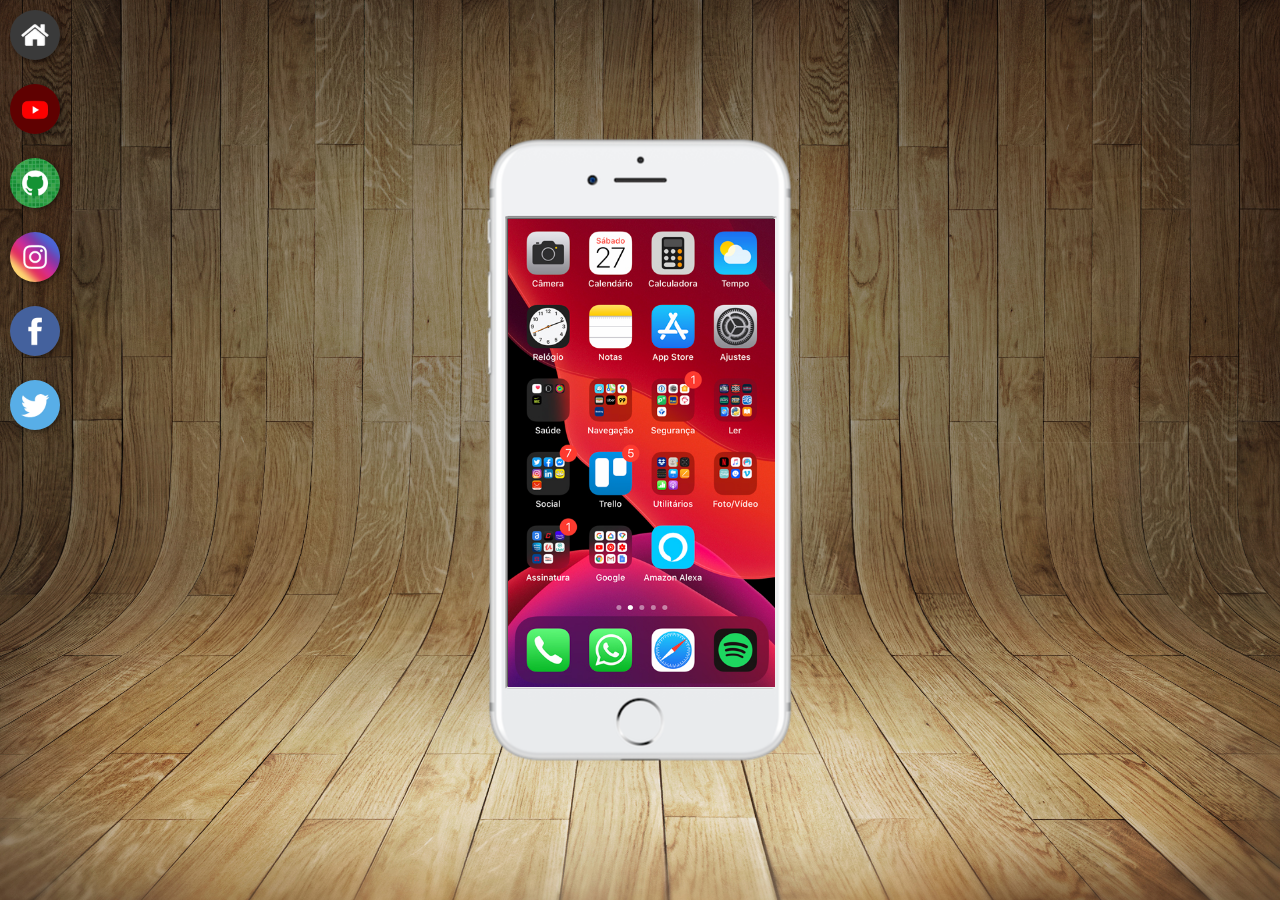
<file: index.html>
<!DOCTYPE html>
<html lang="pt-br">
<head>
    <meta charset="UTF-8">
    <link rel="shortcut icon" href="favicon.ico" type="image/x-icon">
    <meta name="viewport" content="width=device-width, initial-scale=1.0">
    <title>Projeto Redes Sociais</title>
    <link rel="stylesheet" href="estilos/style.css">
</head>
<body>
    <main>
        <section id="telefone">
            <iframe src="home.html" name="tela" id="tela"></iframe>
        </section>

        <section id="redes sociais">
            <a href="home.html" target="tela"><img src="imagens/logo-home.jpg" alt="Home"></a> 
            <br>

            <a href="youtube.html" target="tela"><img src="imagens/logo-youtube.jpg" alt="youtube"></a> 
            <br>

            <a href="github.html" target="tela"><img src="imagens/logo-github.jpg" alt="github"></a> 
            <br>

            <a href="instagran.html" target="tela"><img src="imagens/logo-instagram.jpg" alt="logo-instagram"></a> 
            <br>

            <a href="facebook.html" target="tela"><img src="imagens/logo-facebook.jpg" alt="facebook"></a> 
            <br>

            <a href="twiter.html" target="tela"><img src="imagens/logo-twitter.jpg" alt="twitter"></a>
        </section>
    </main>
</body>
</html>
</file>
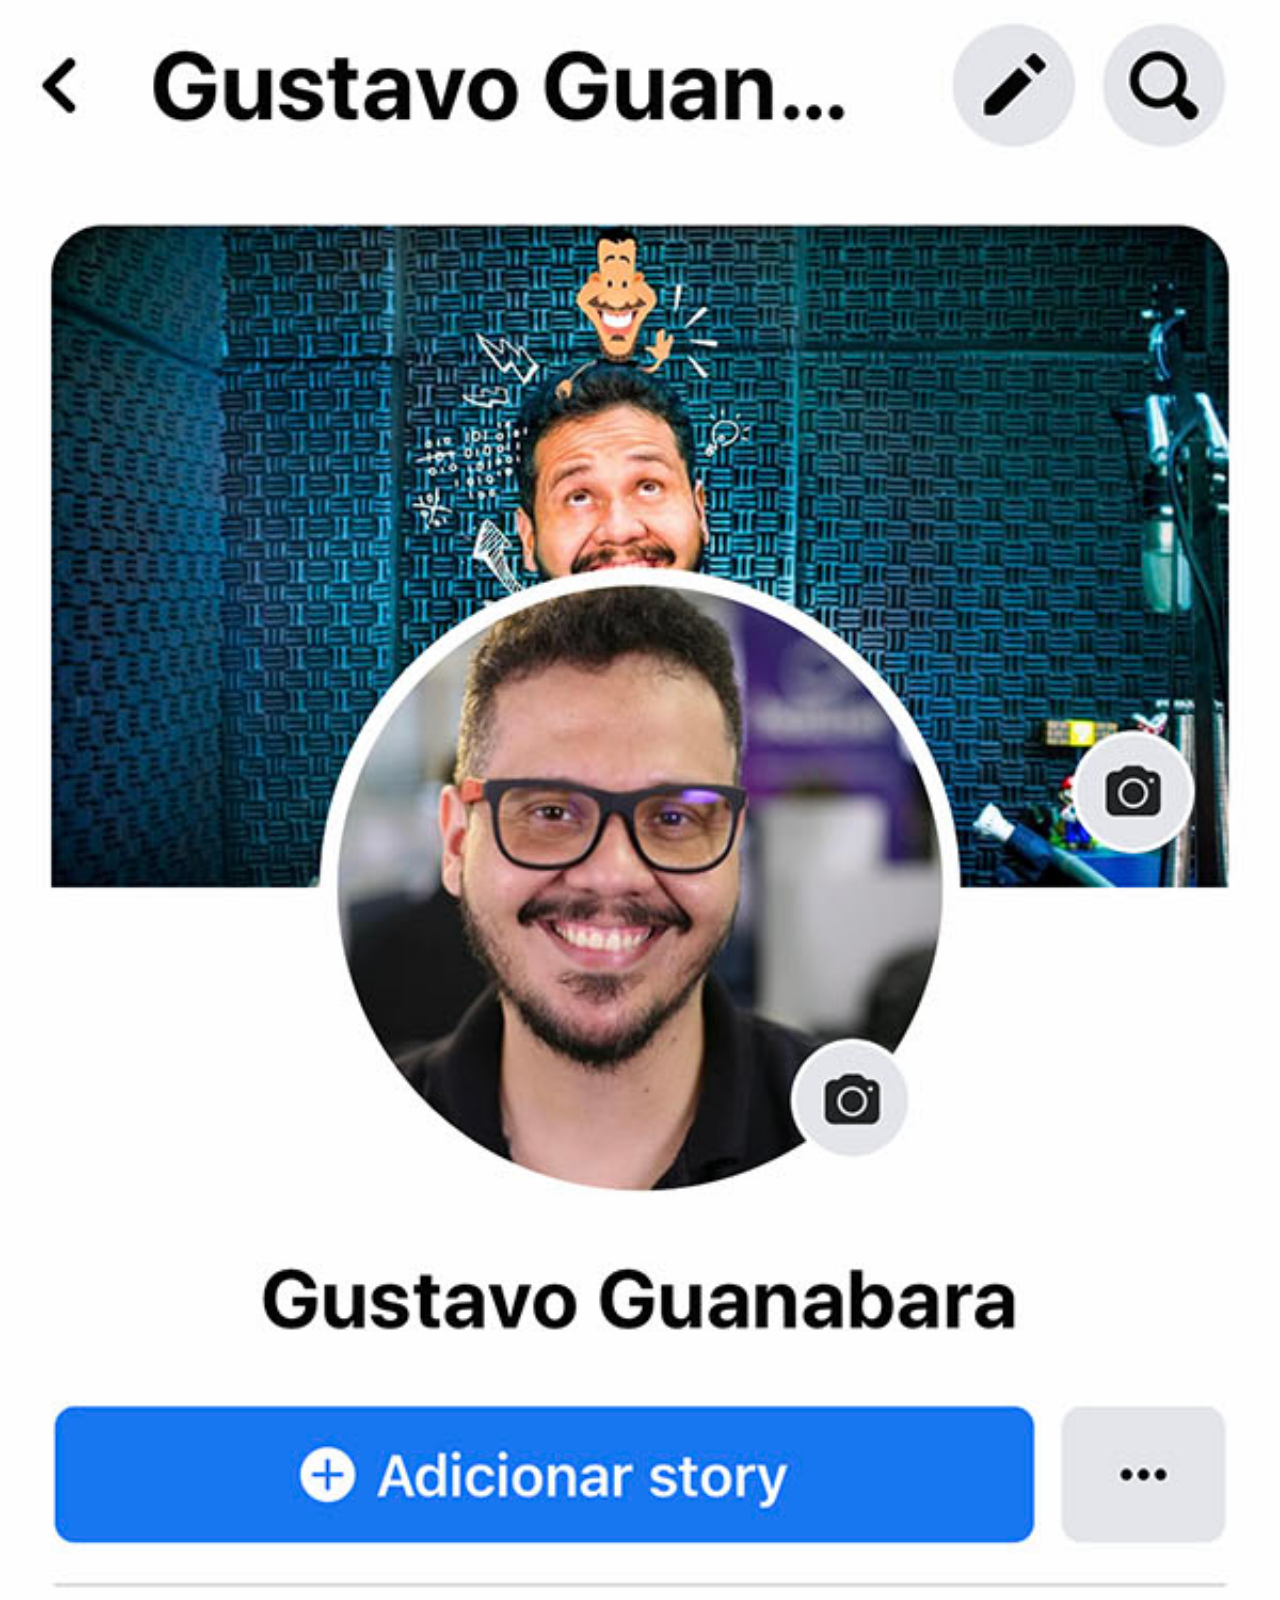
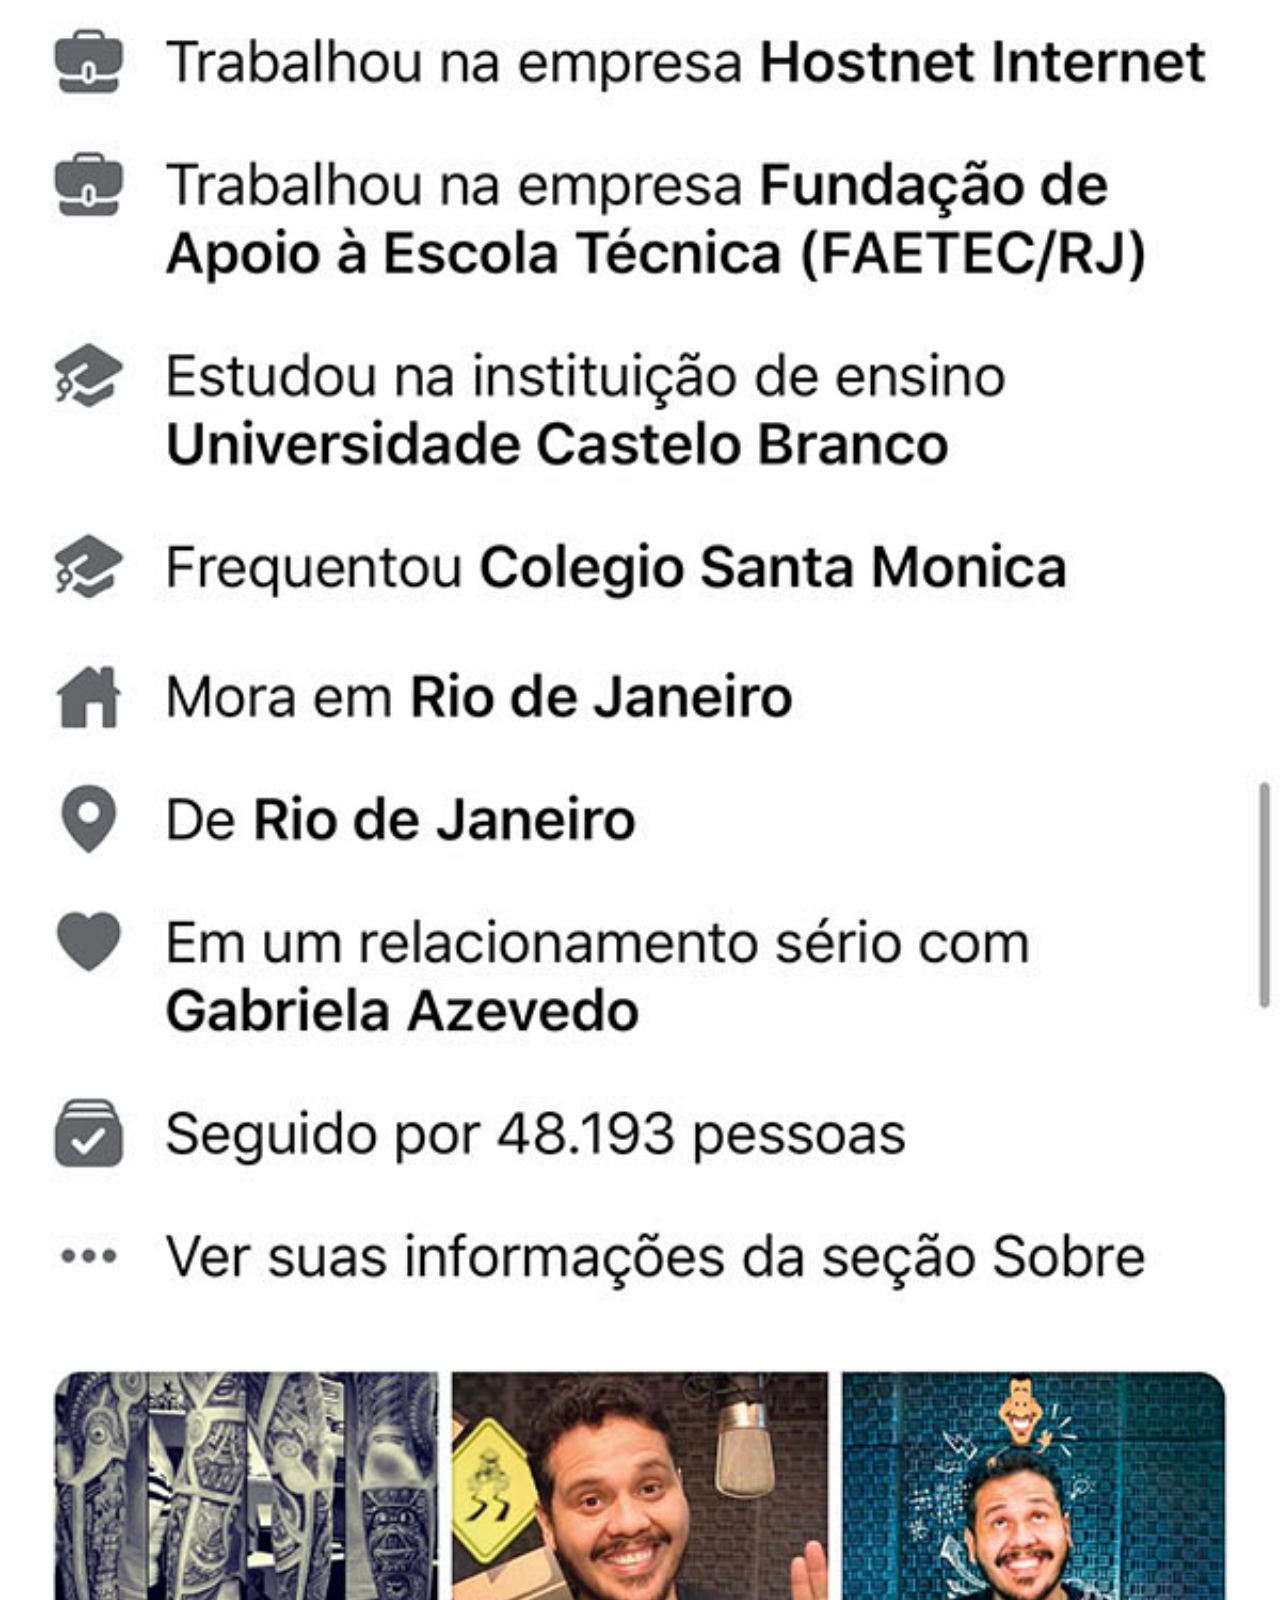
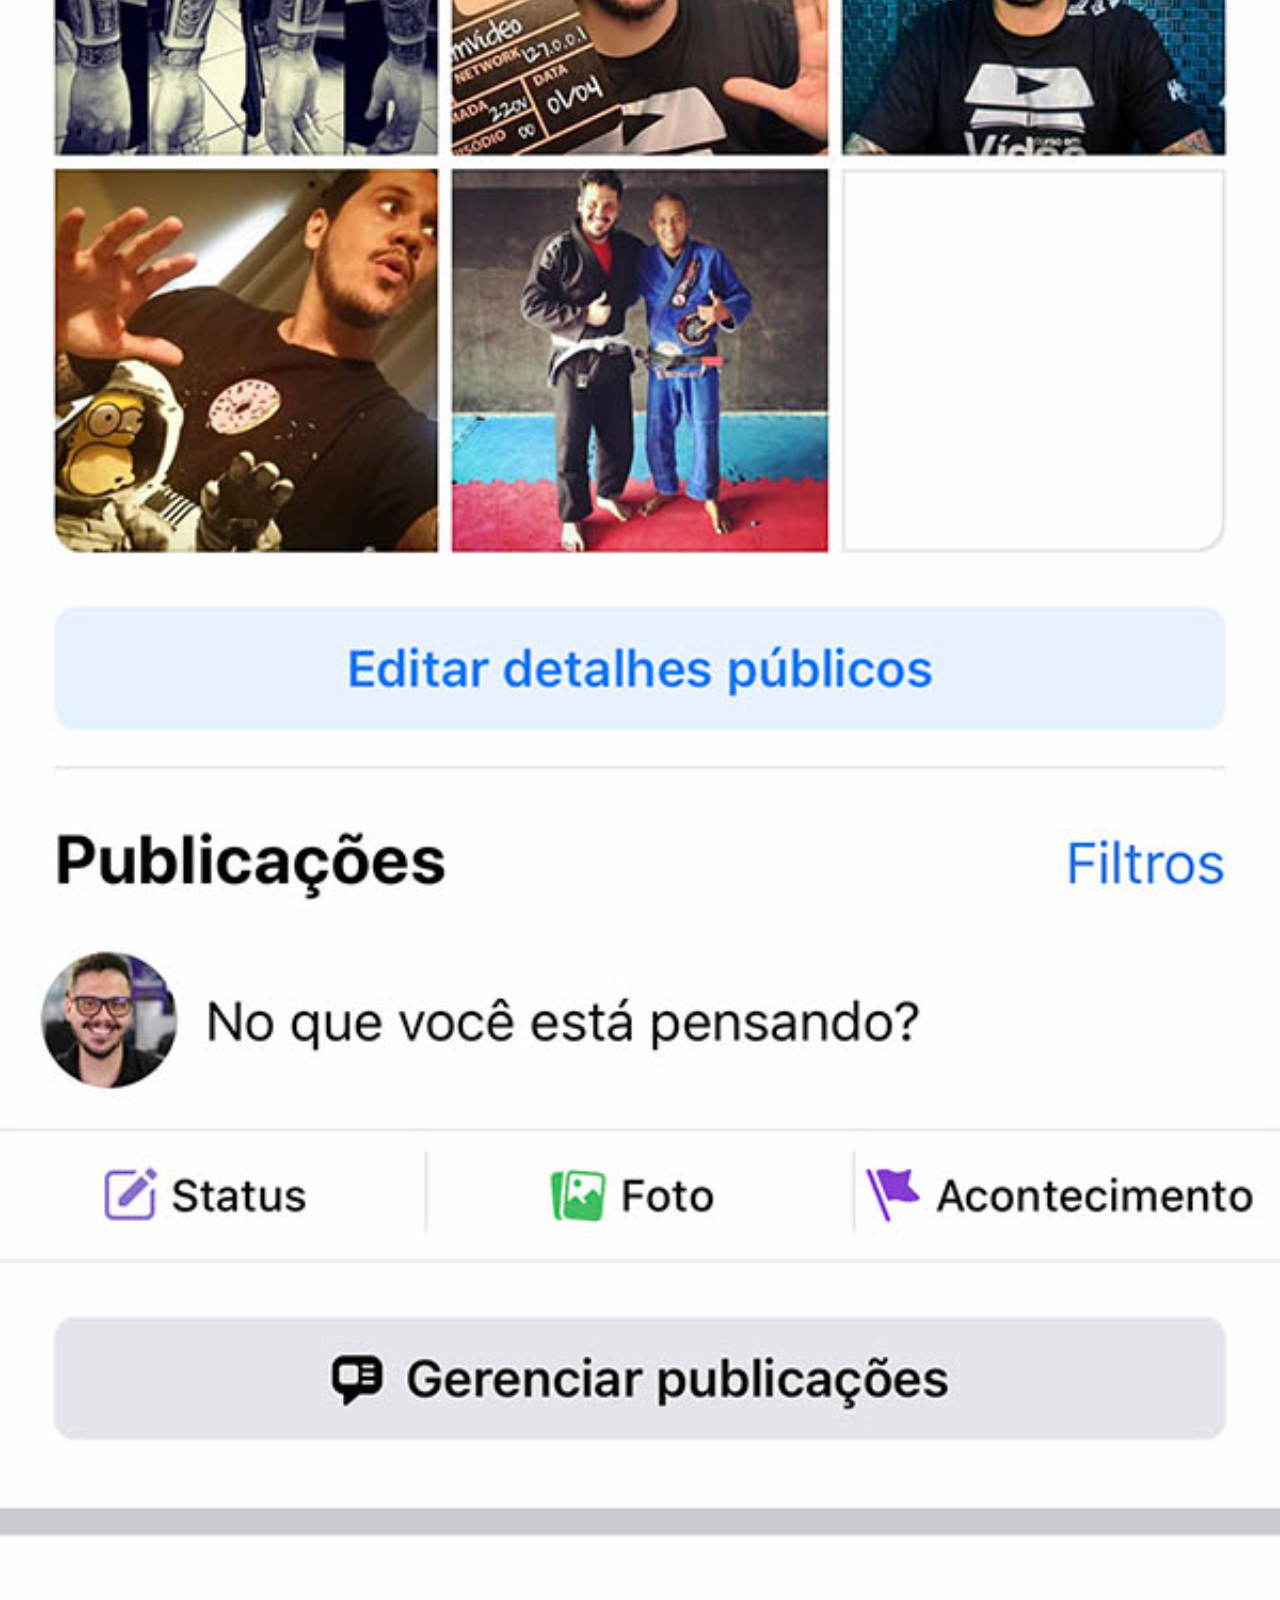
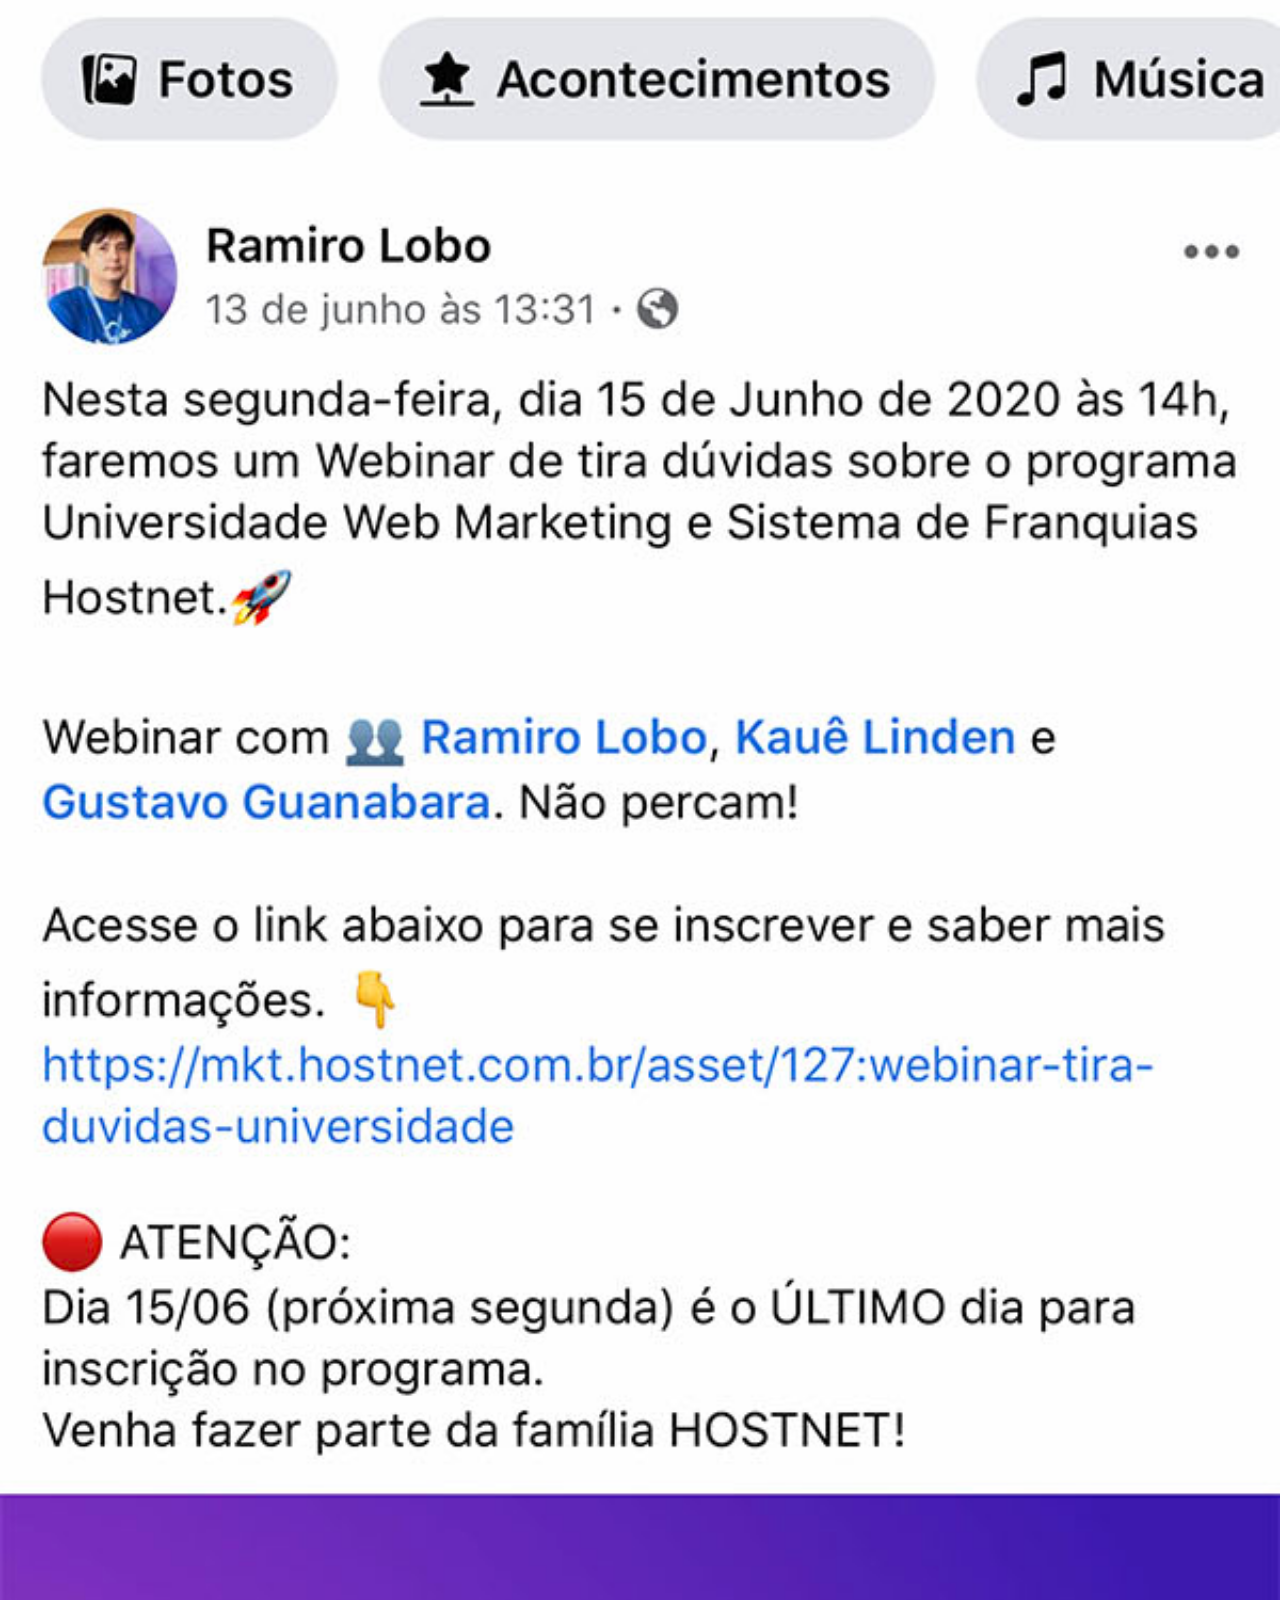
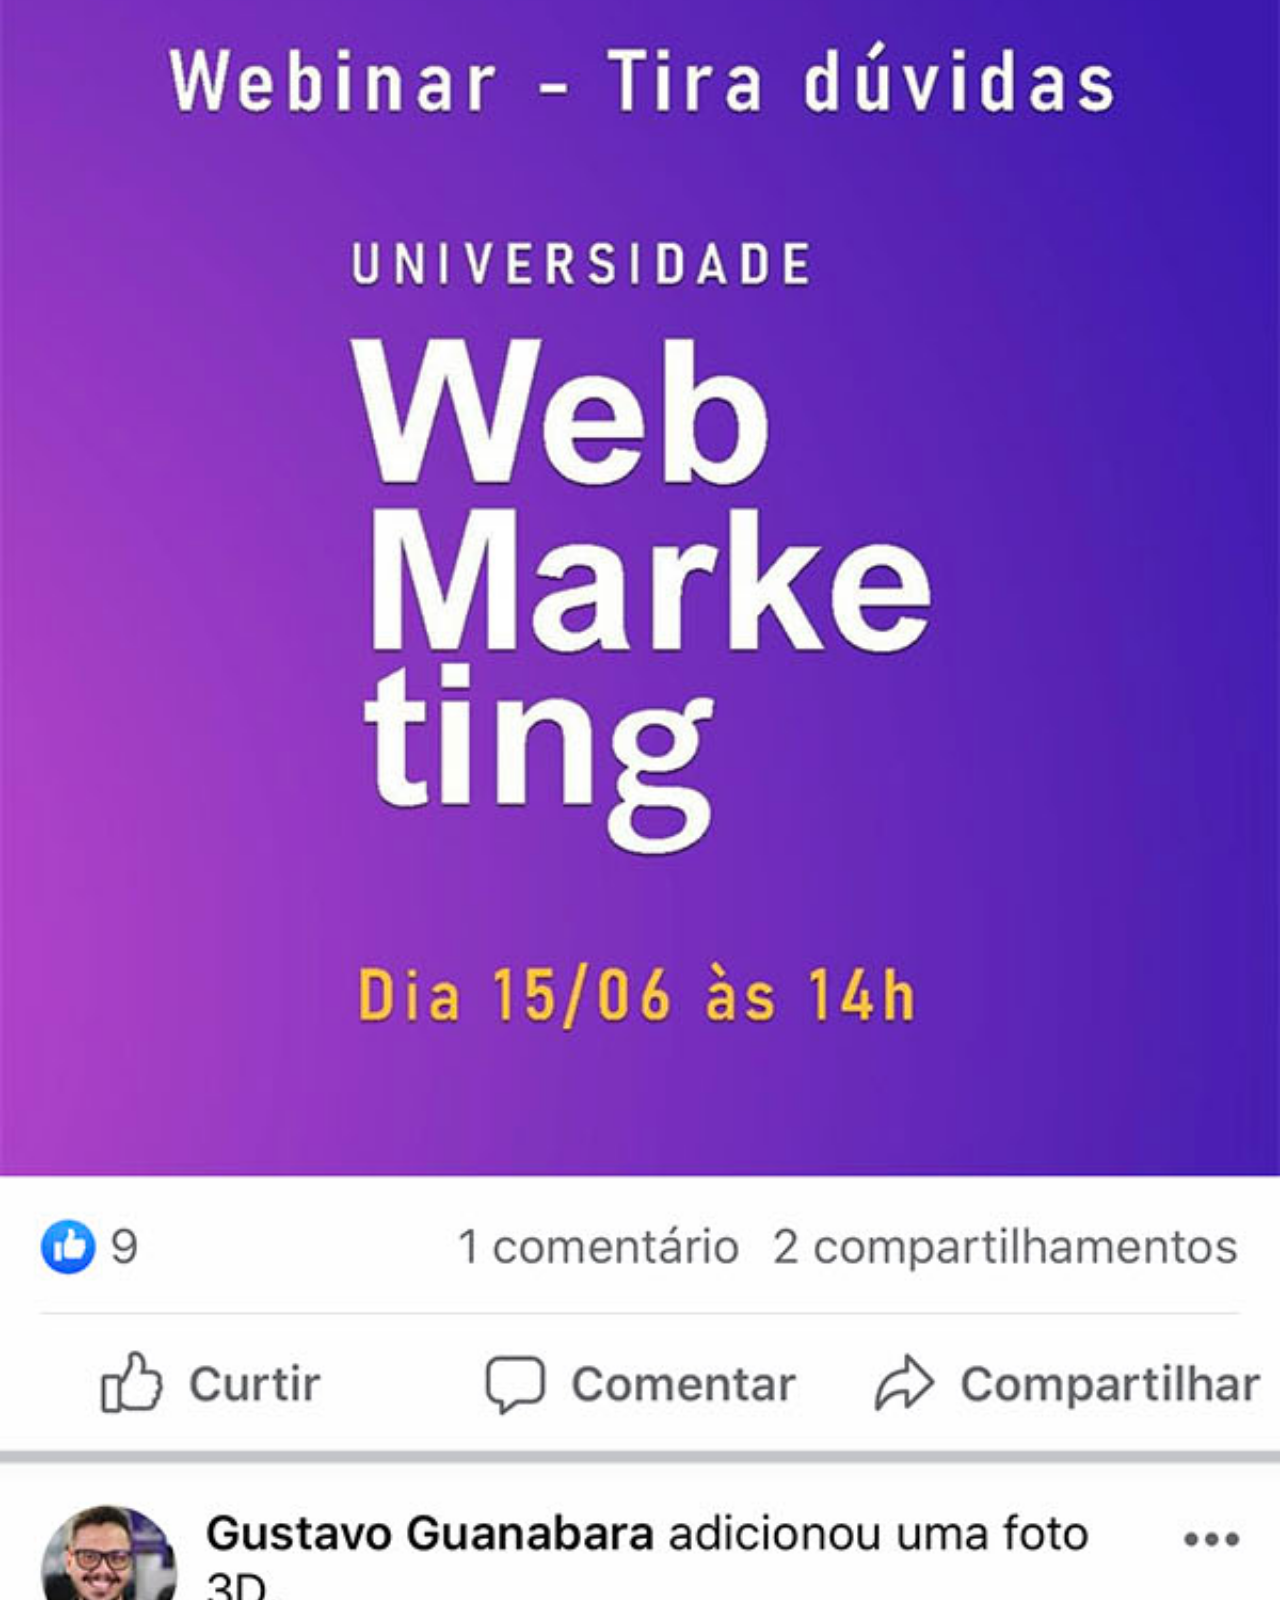
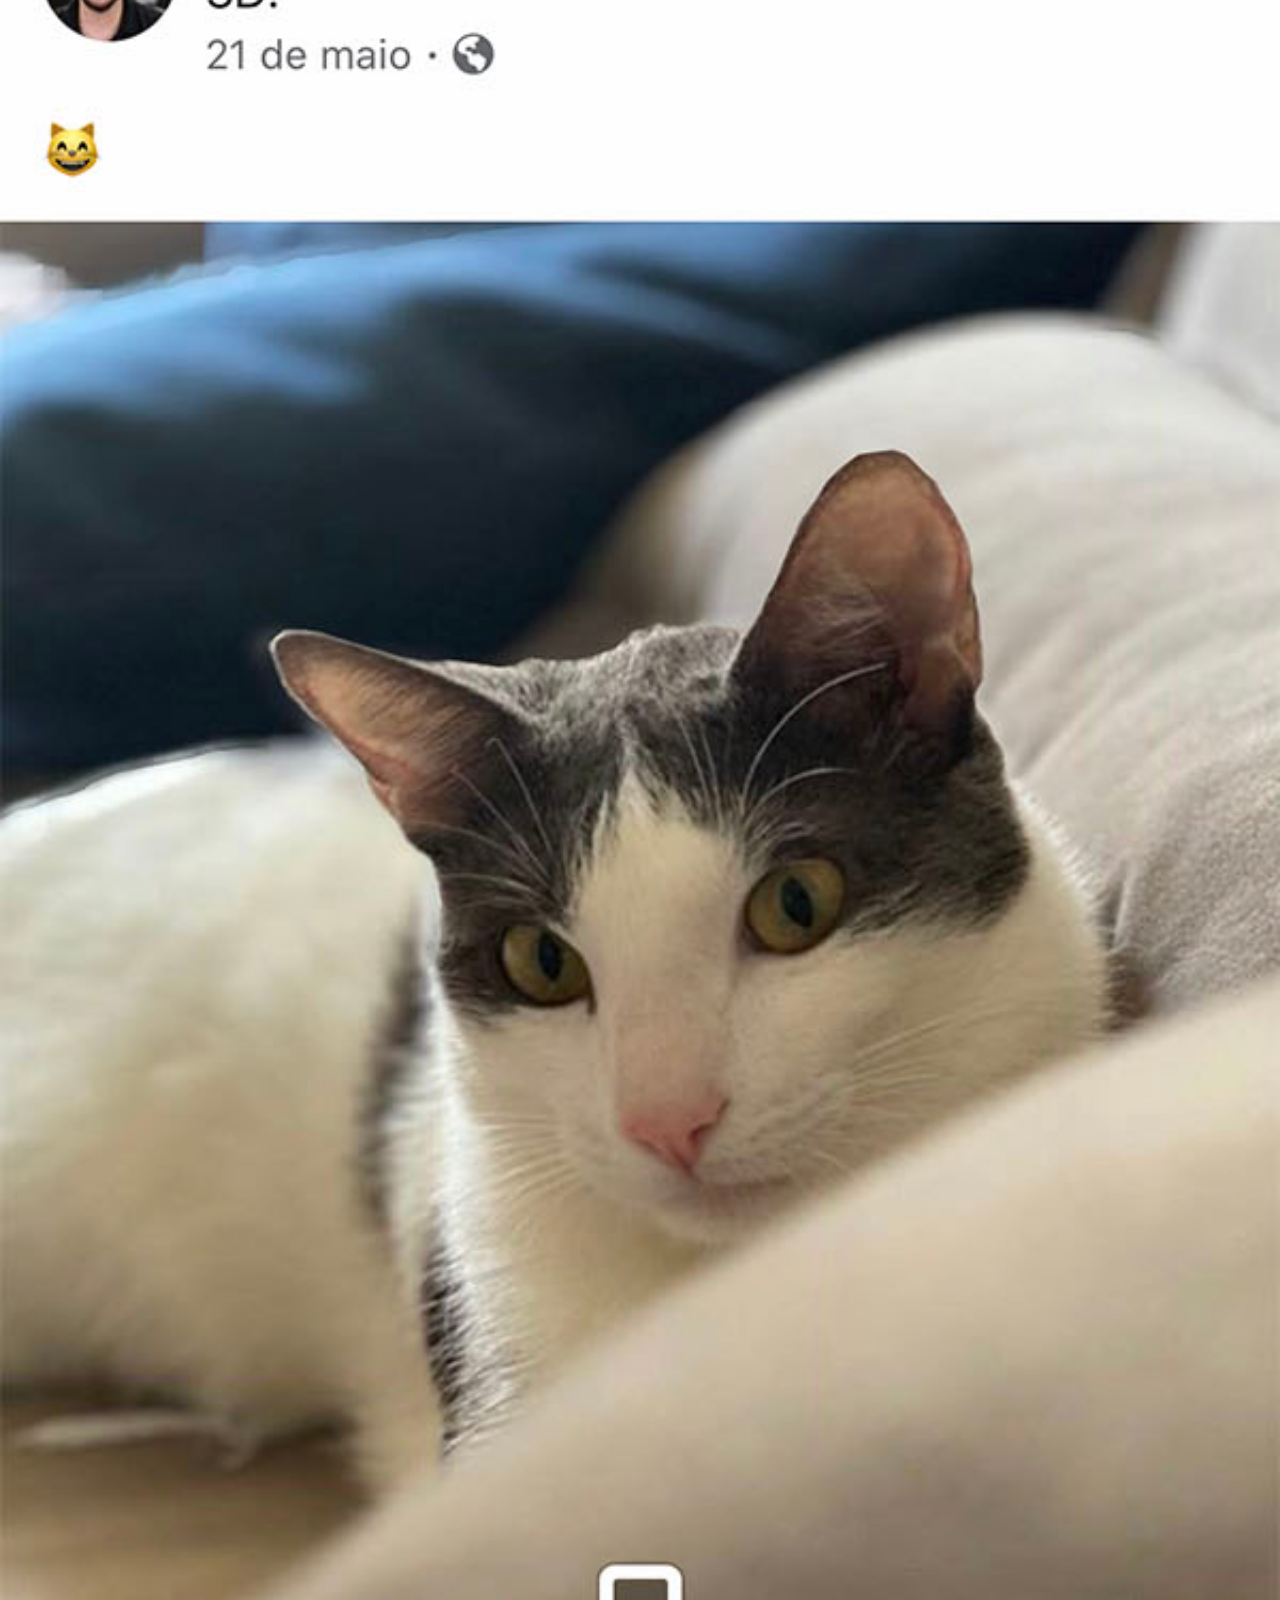
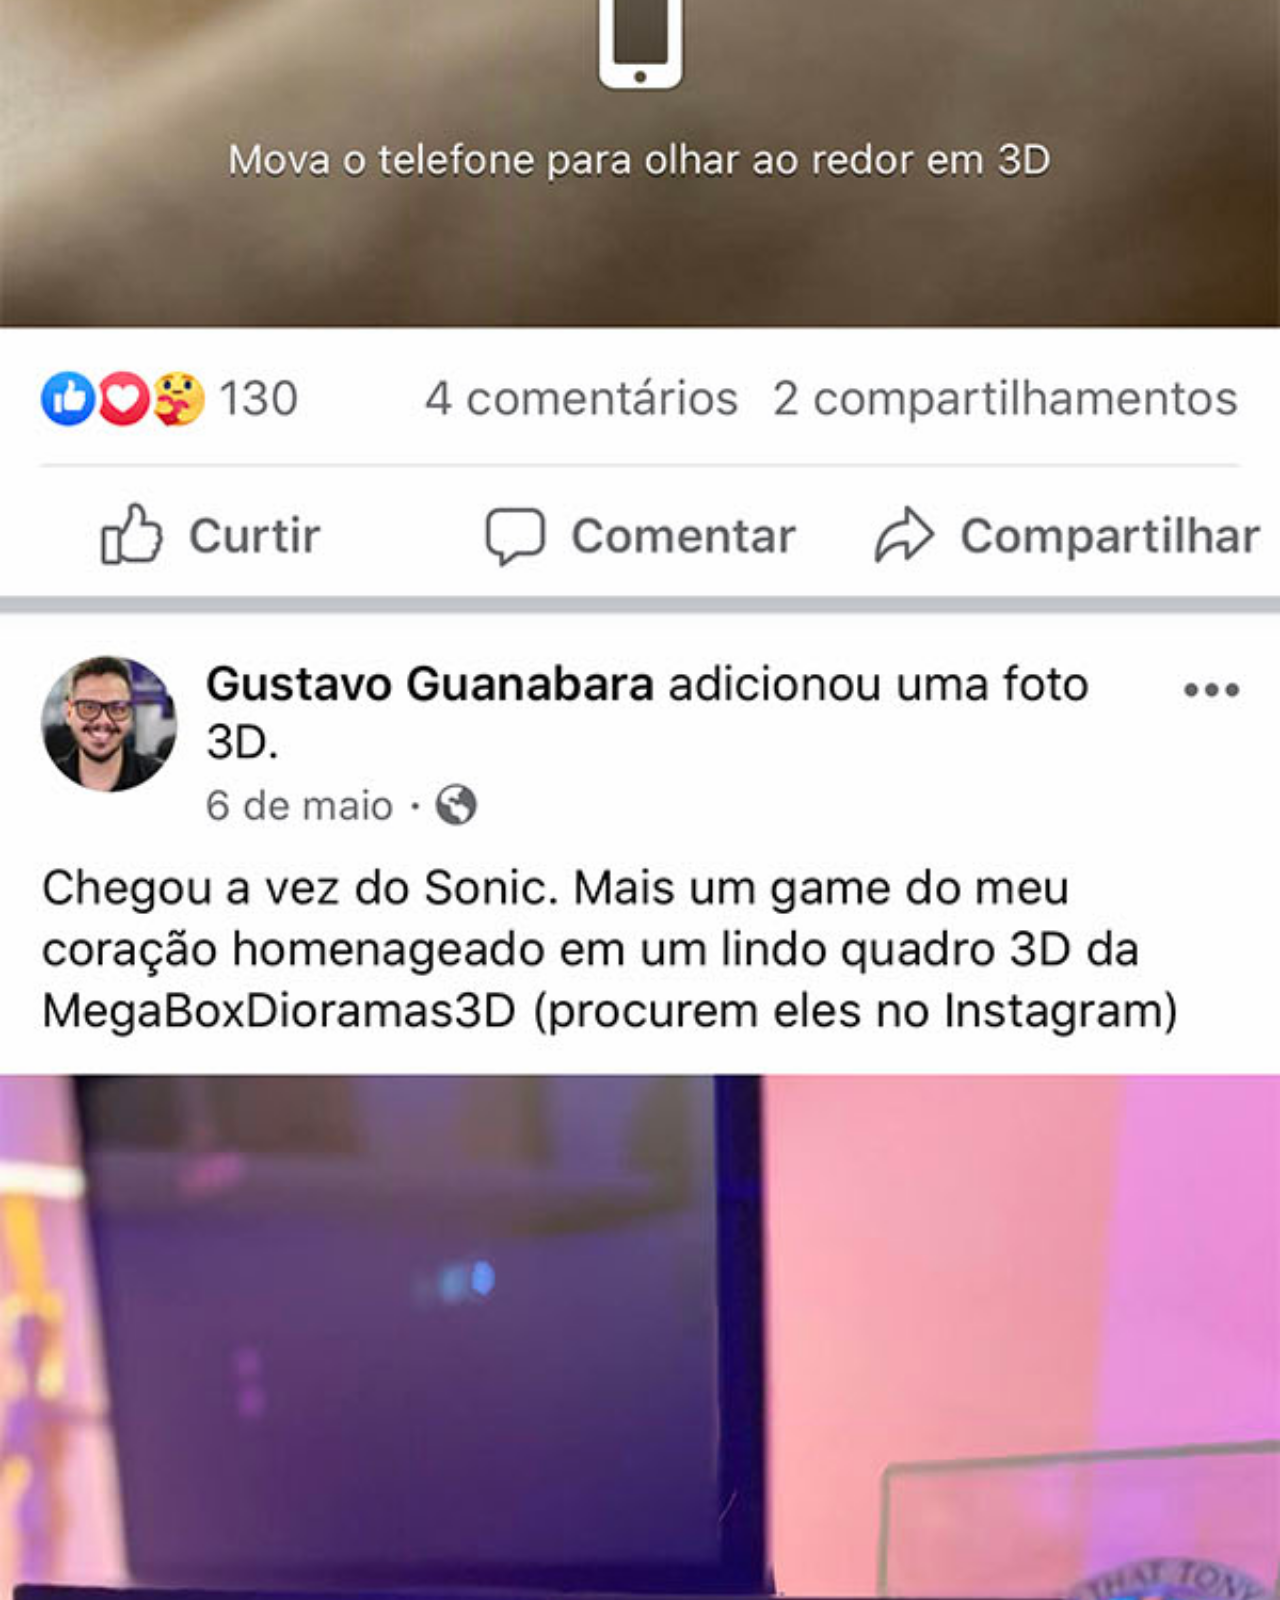
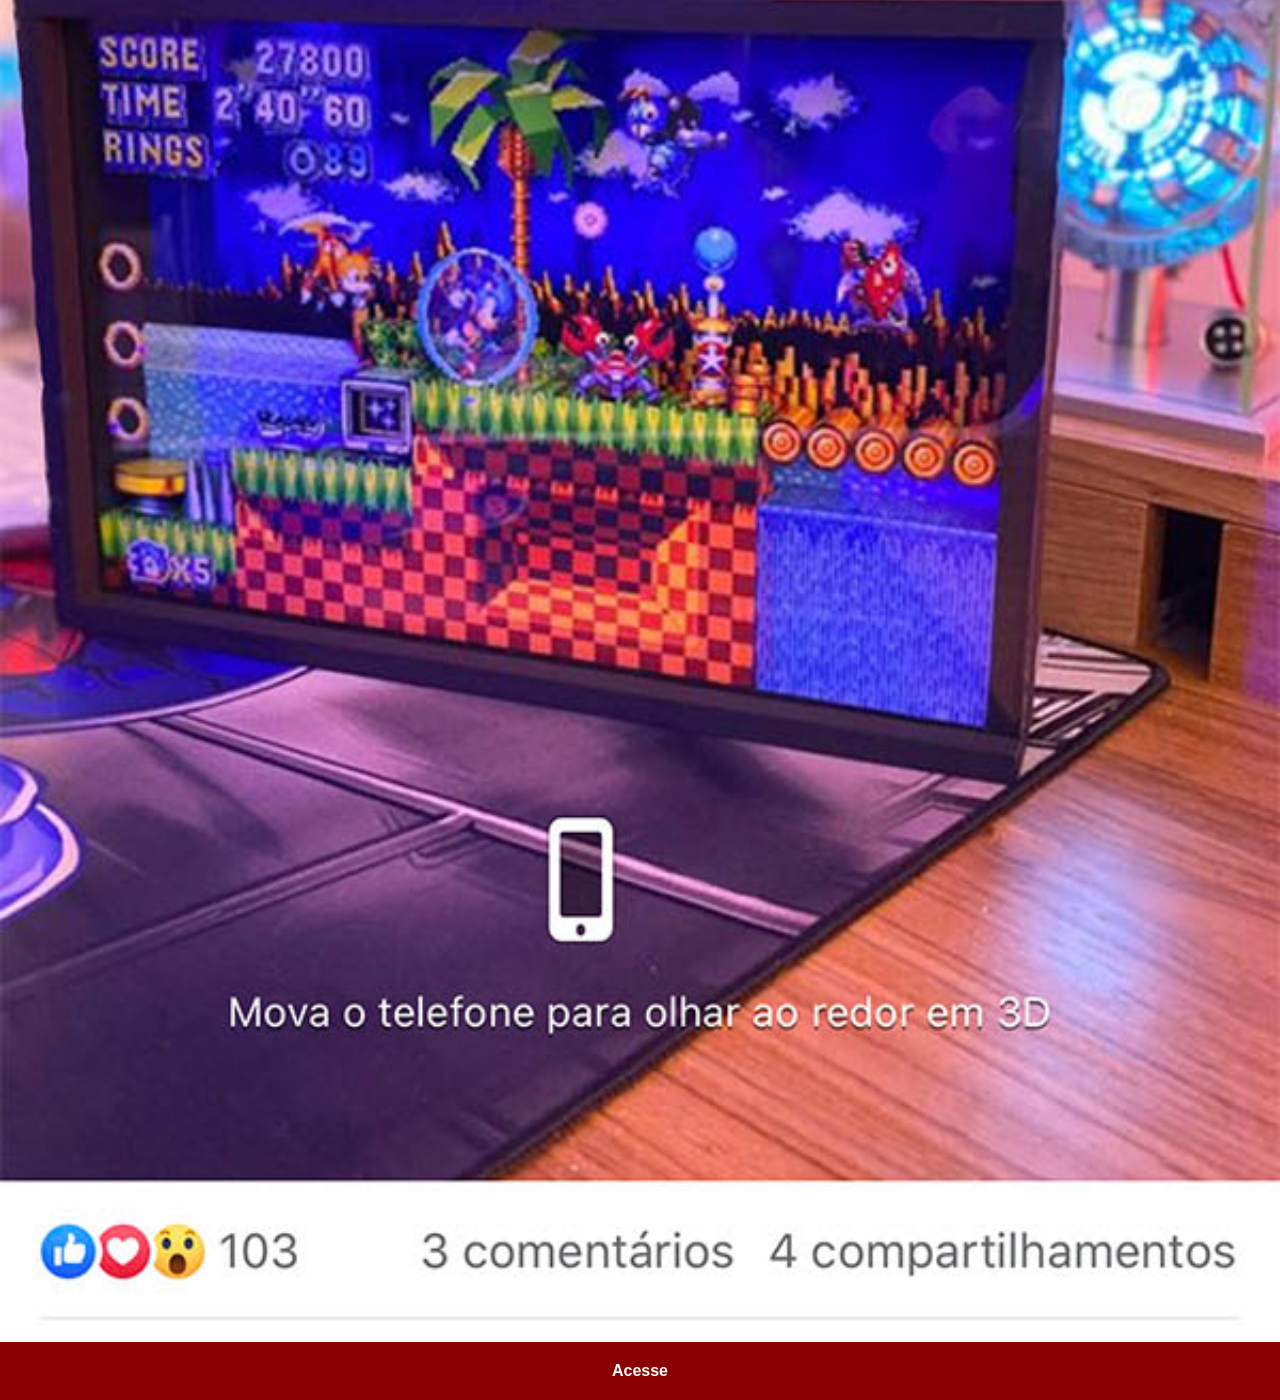
<file: facebook.html>
<!DOCTYPE html>
<html lang="pt-br">
<head>
    <meta charset="UTF-8">
    <meta name="viewport" content="width=device-width, initial-scale=1.0">
    <title>facebook</title>
    <link rel="stylesheet" href="estilos/social.css">
</head>
<body>
    <img src="imagens/tela-facebook.jpg" alt="facebook">
    <a href="https://www.facebook.com/profile.php?id=61572166689645" target="_blank">Acesse</a>
</body>
</html>
</file>
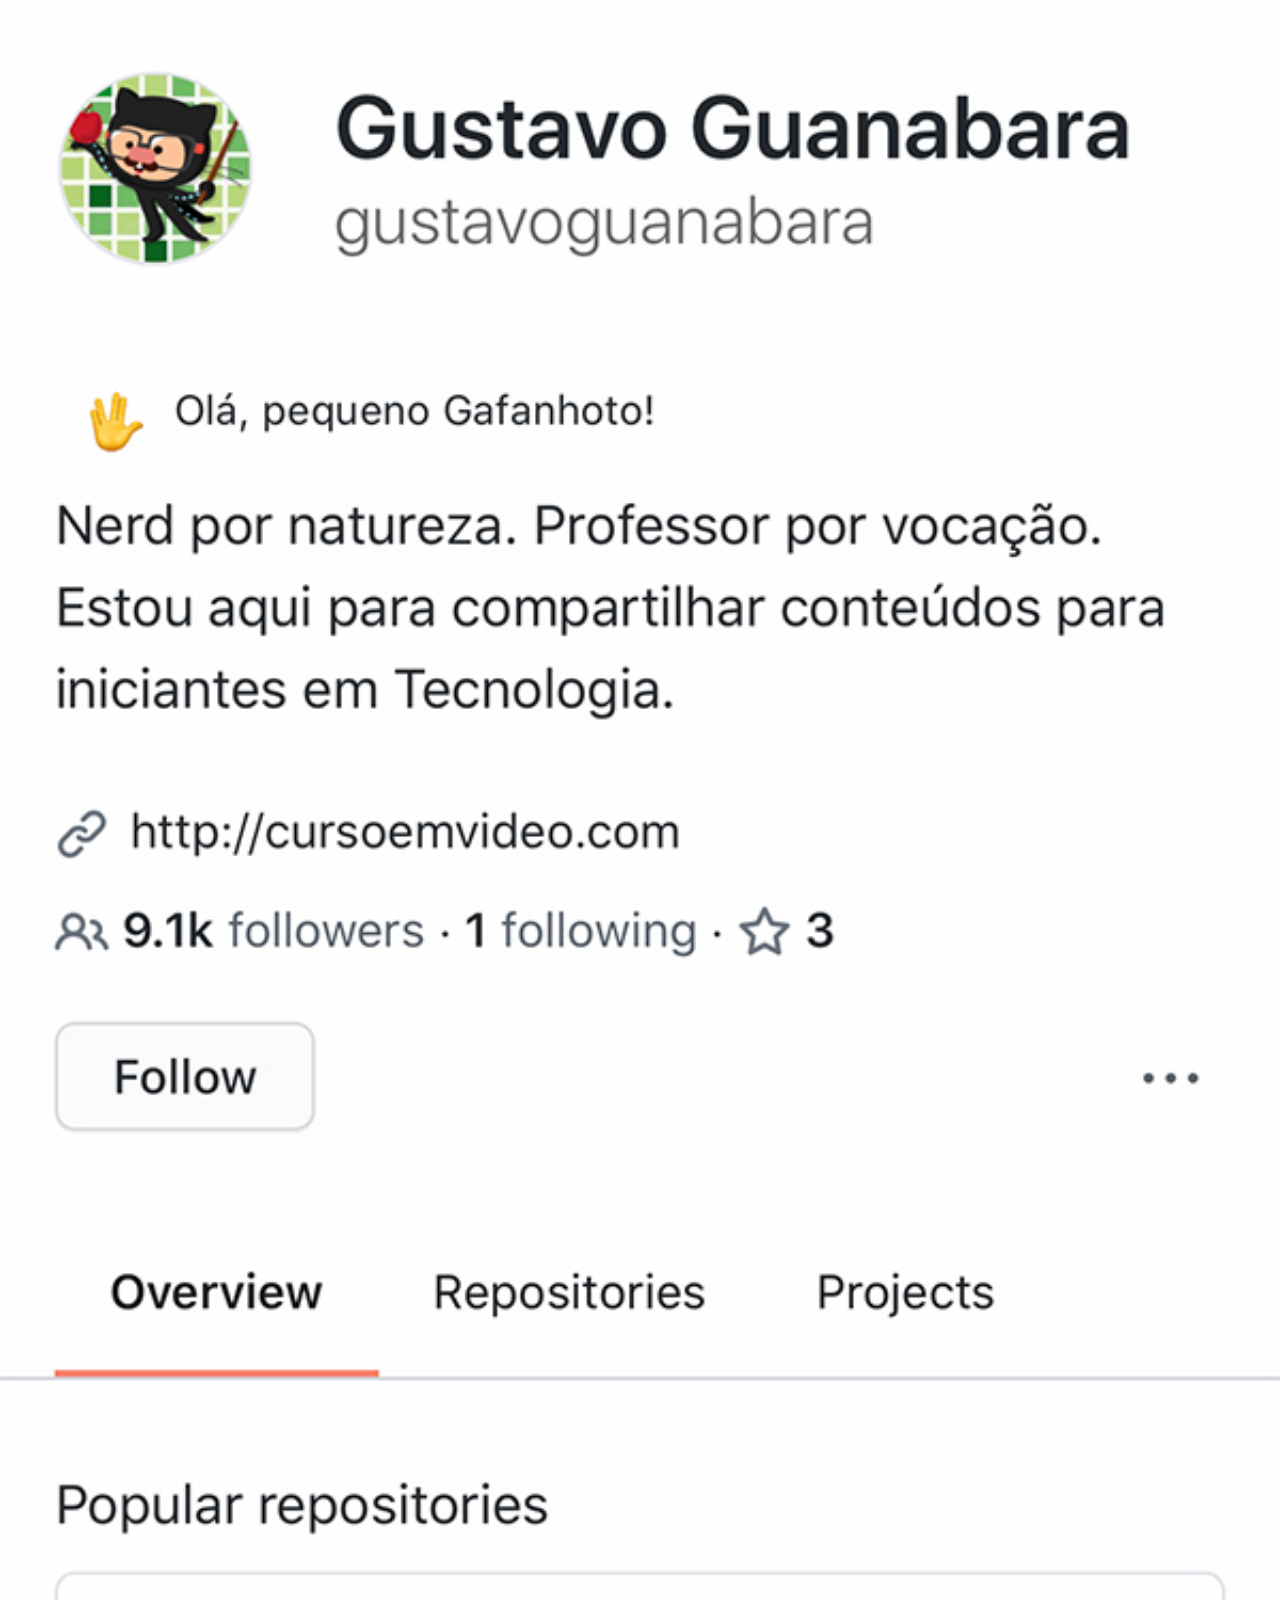
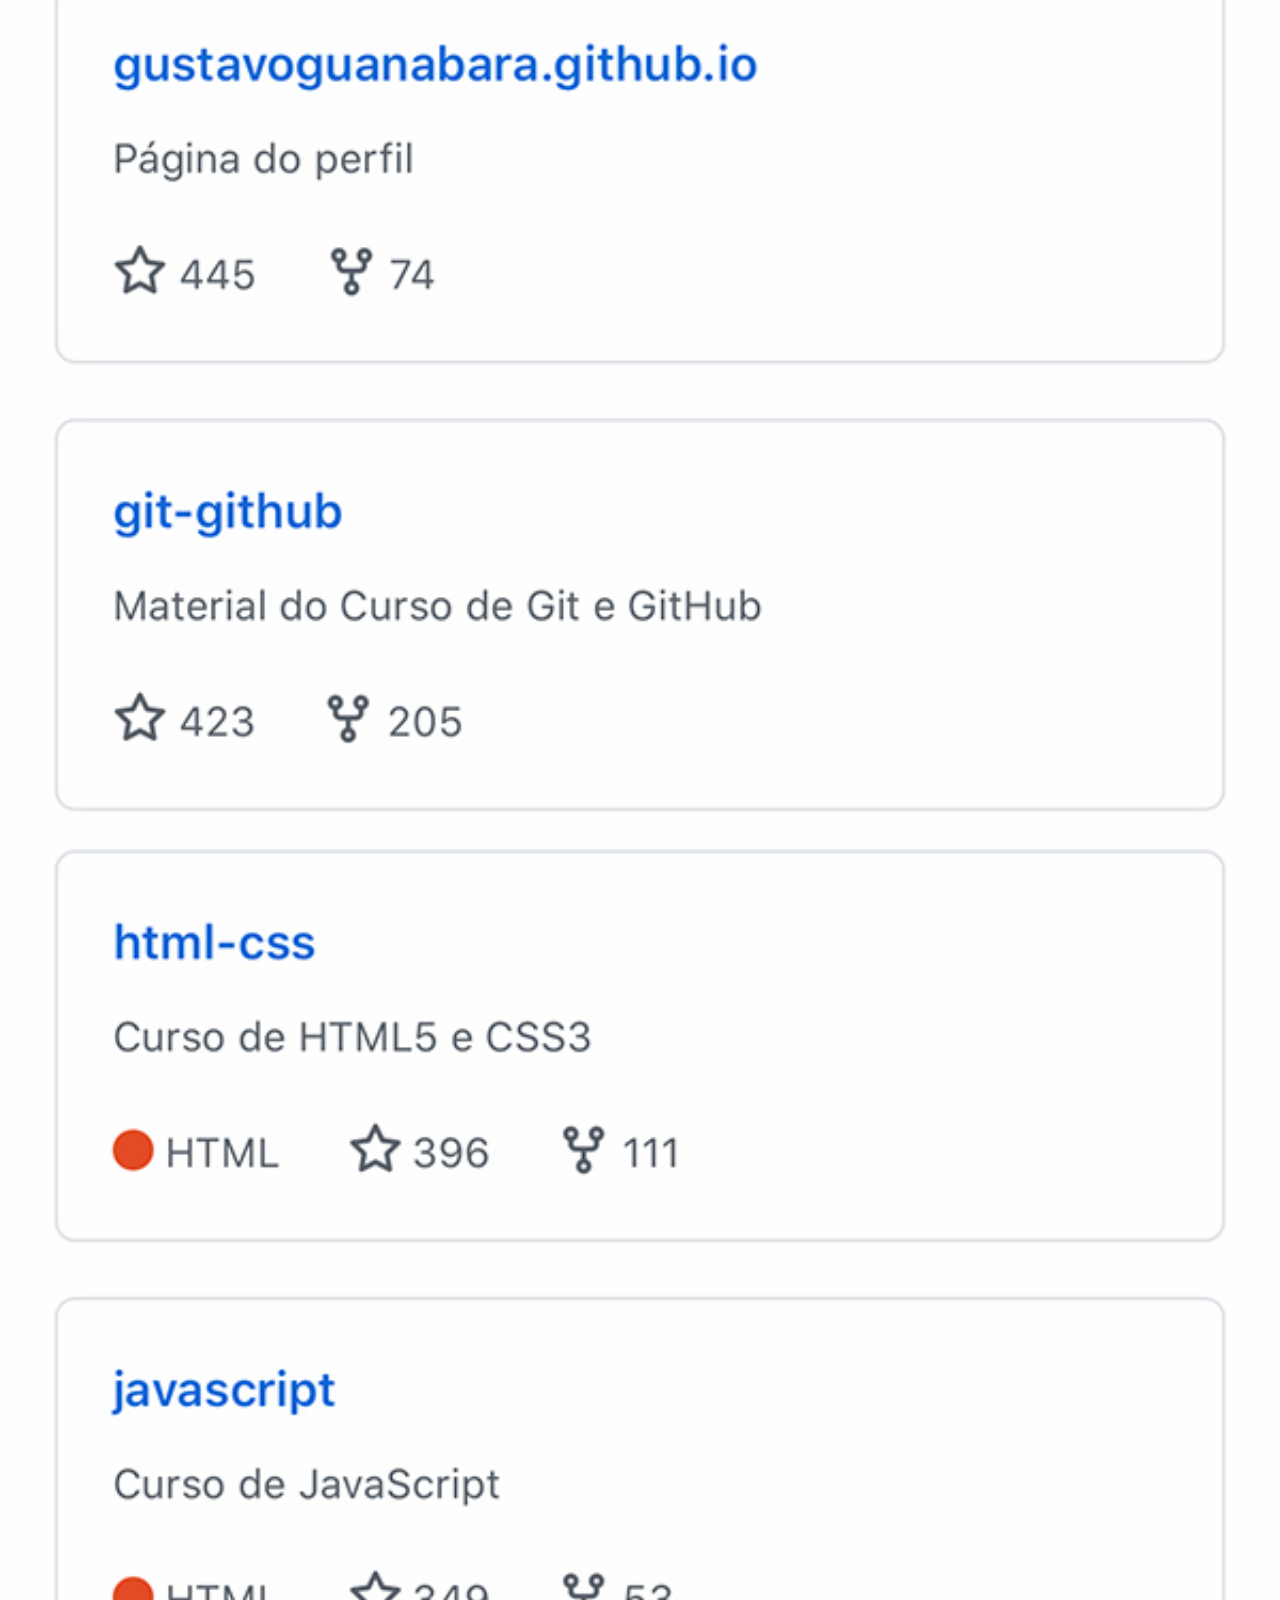
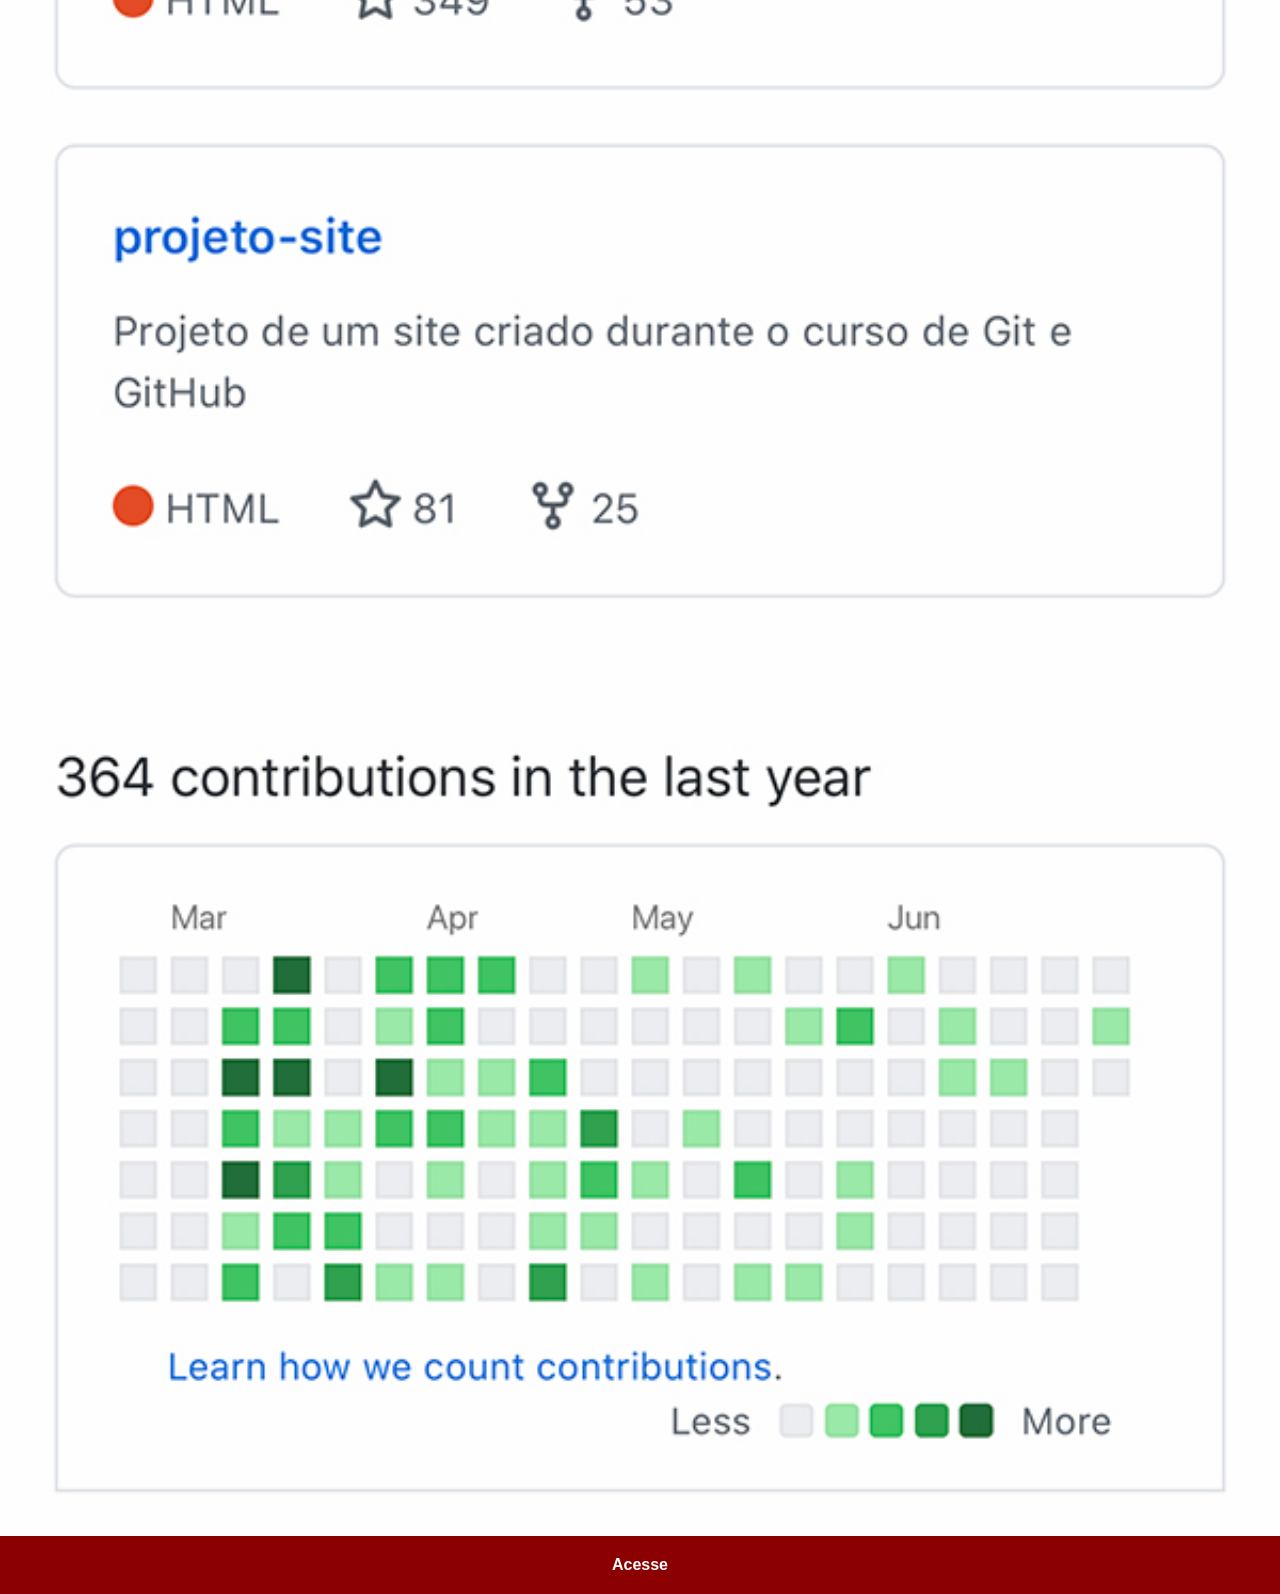
<file: github.html>
<!DOCTYPE html>
<html lang="pt-br">
<head>
    <meta charset="UTF-8">
    <meta name="viewport" content="width=device-width, initial-scale=1.0">
    <title>Github</title>
    <link rel="stylesheet" href="estilos/social.css">
</head>
<body>
    <img src="imagens/tela-github.jpg" alt="github">
    <a href="https://gustavoguanabara.github.io/" target="_blank">  Acesse</a>
</body>
</html>
</file>
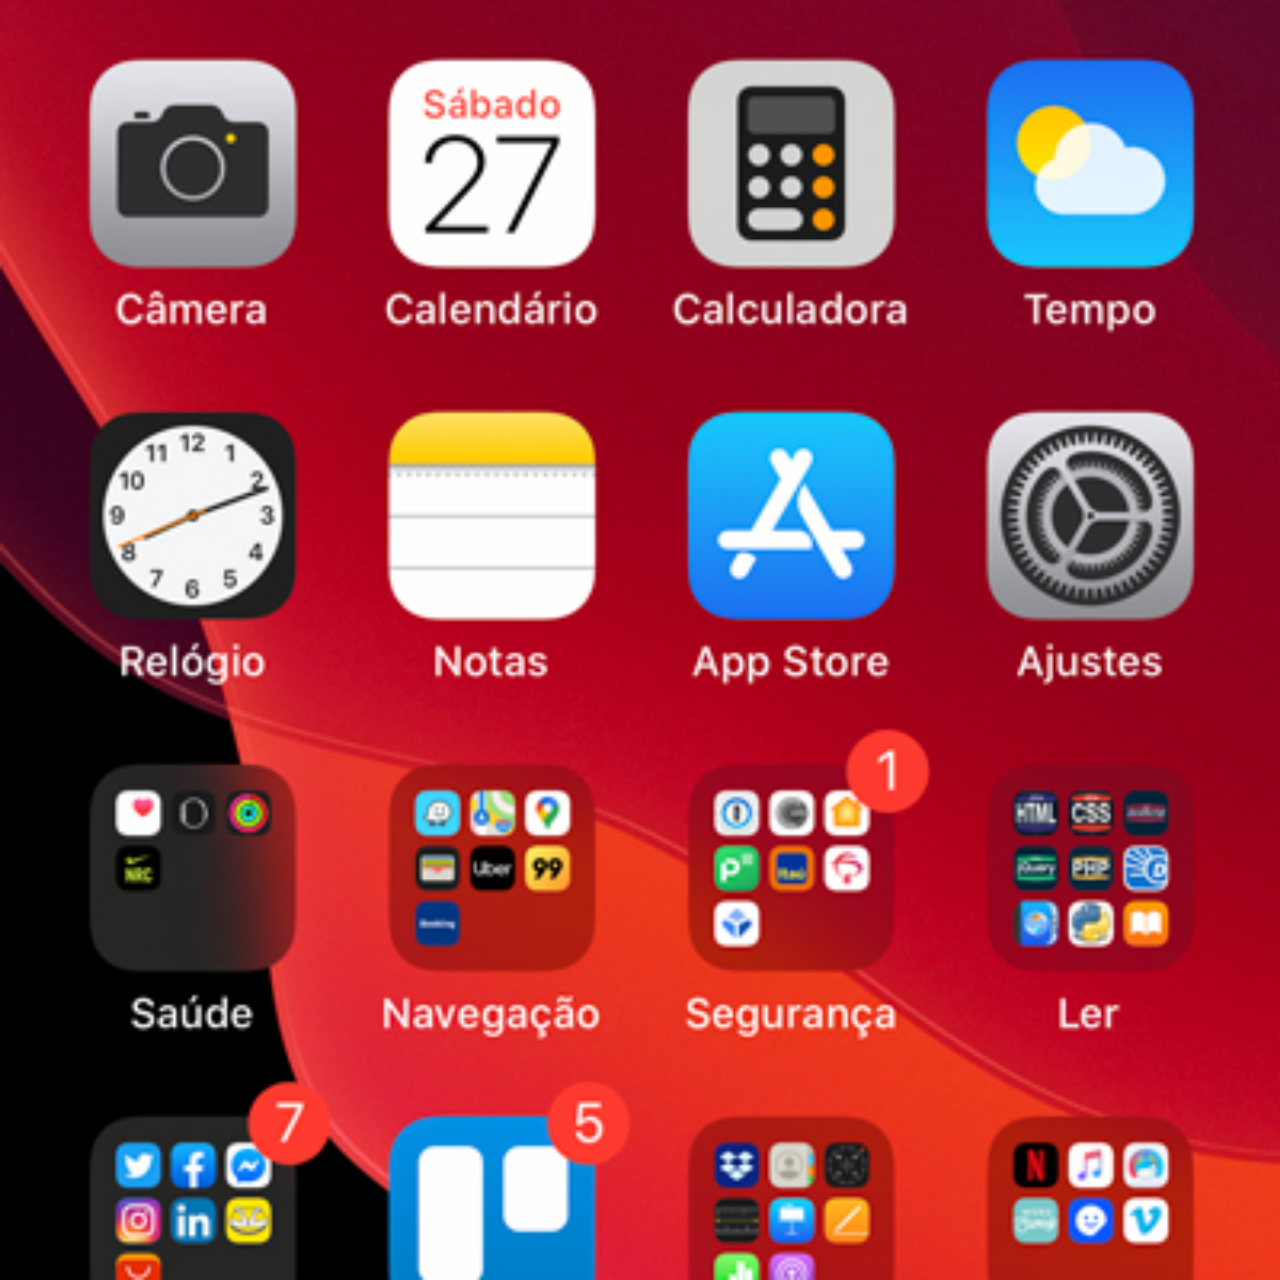
<file: home.html>
<!DOCTYPE html>
<html lang="pt-br">
<head>
    <meta charset="UTF-8">
    <meta name="viewport" content="width=device-width, initial-scale=1.0">
    <title>Home</title>
</head>
<style>
    *{
        margin: 0px;
        padding:0px
    }
    ::-webkit-scrollbar{
        width: 0px;
        height: 0px;
    }
    body{
        height: 100vw;
        width: 100vh;
        background:black url('imagens/tela-home.jpg') no-repeat top center;
        background-size: cover;
    }        
</style>
<body>
    
</body>
</html>
</file>
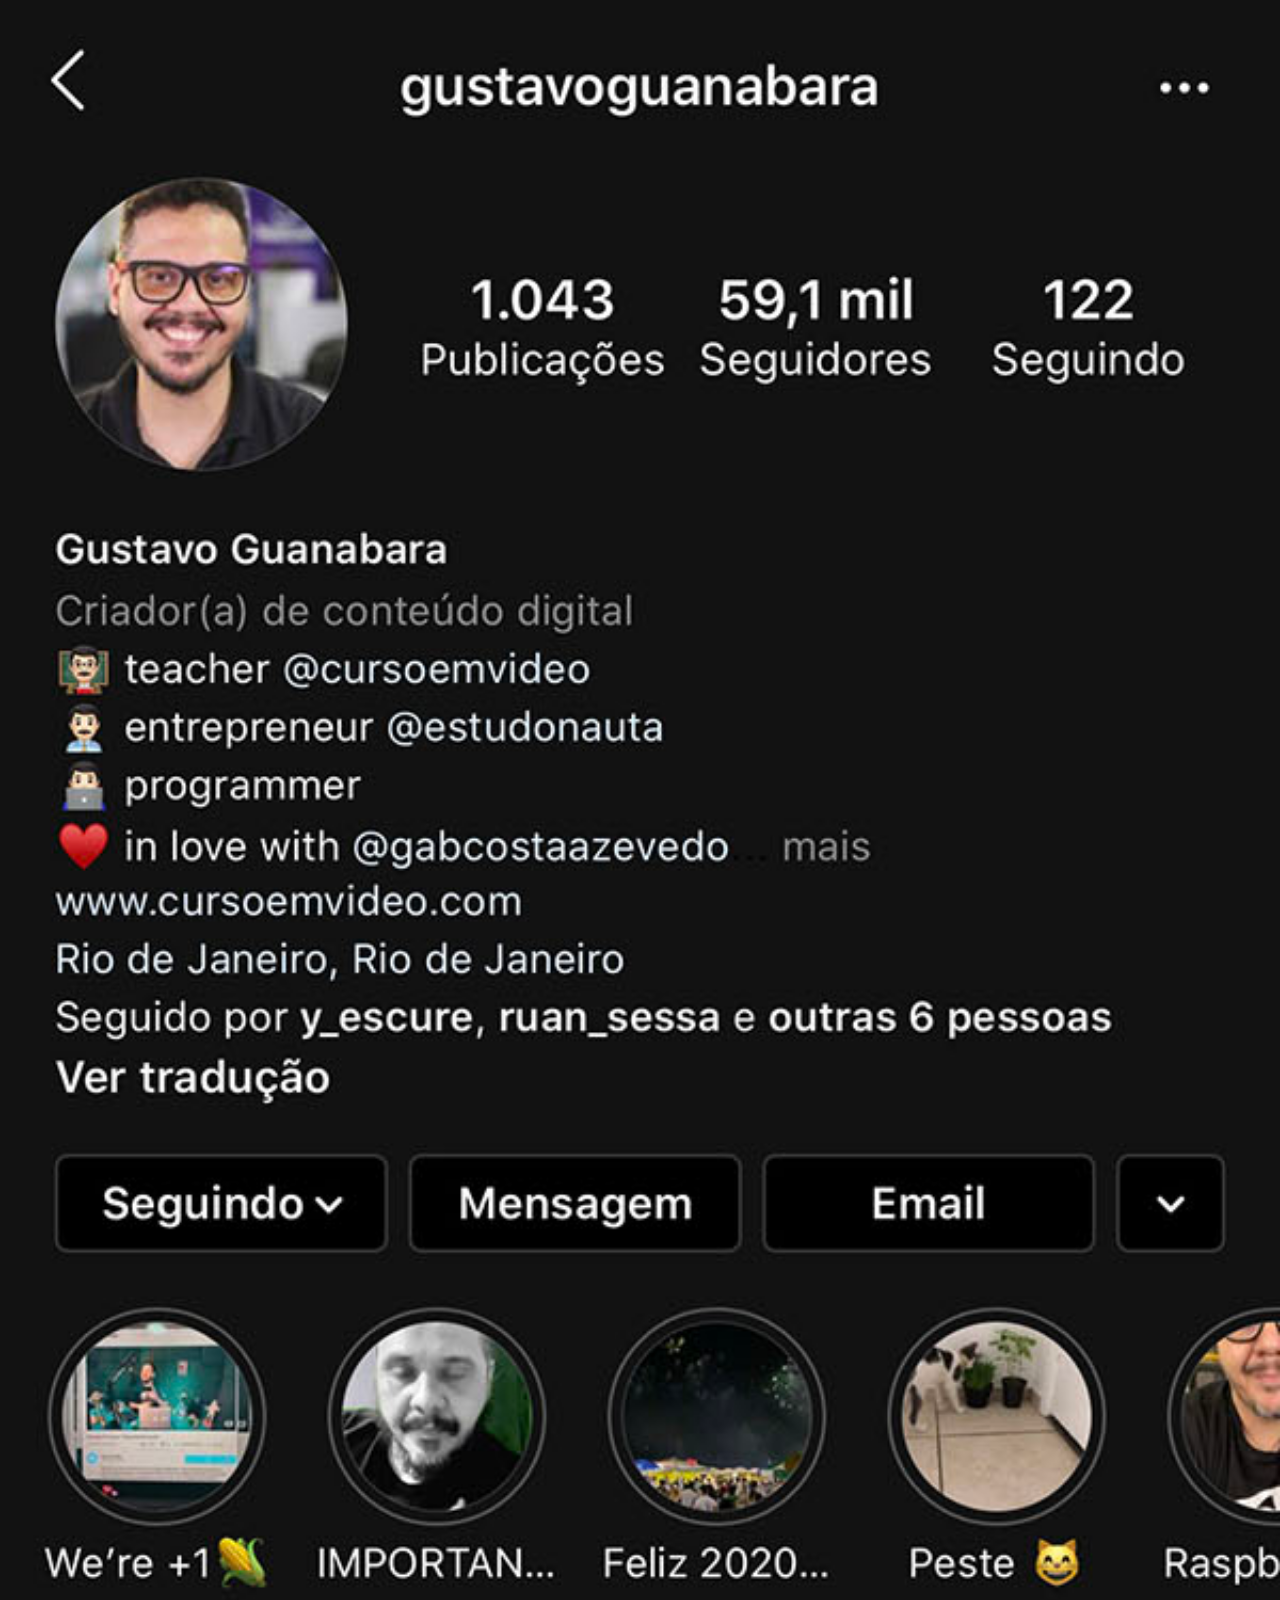
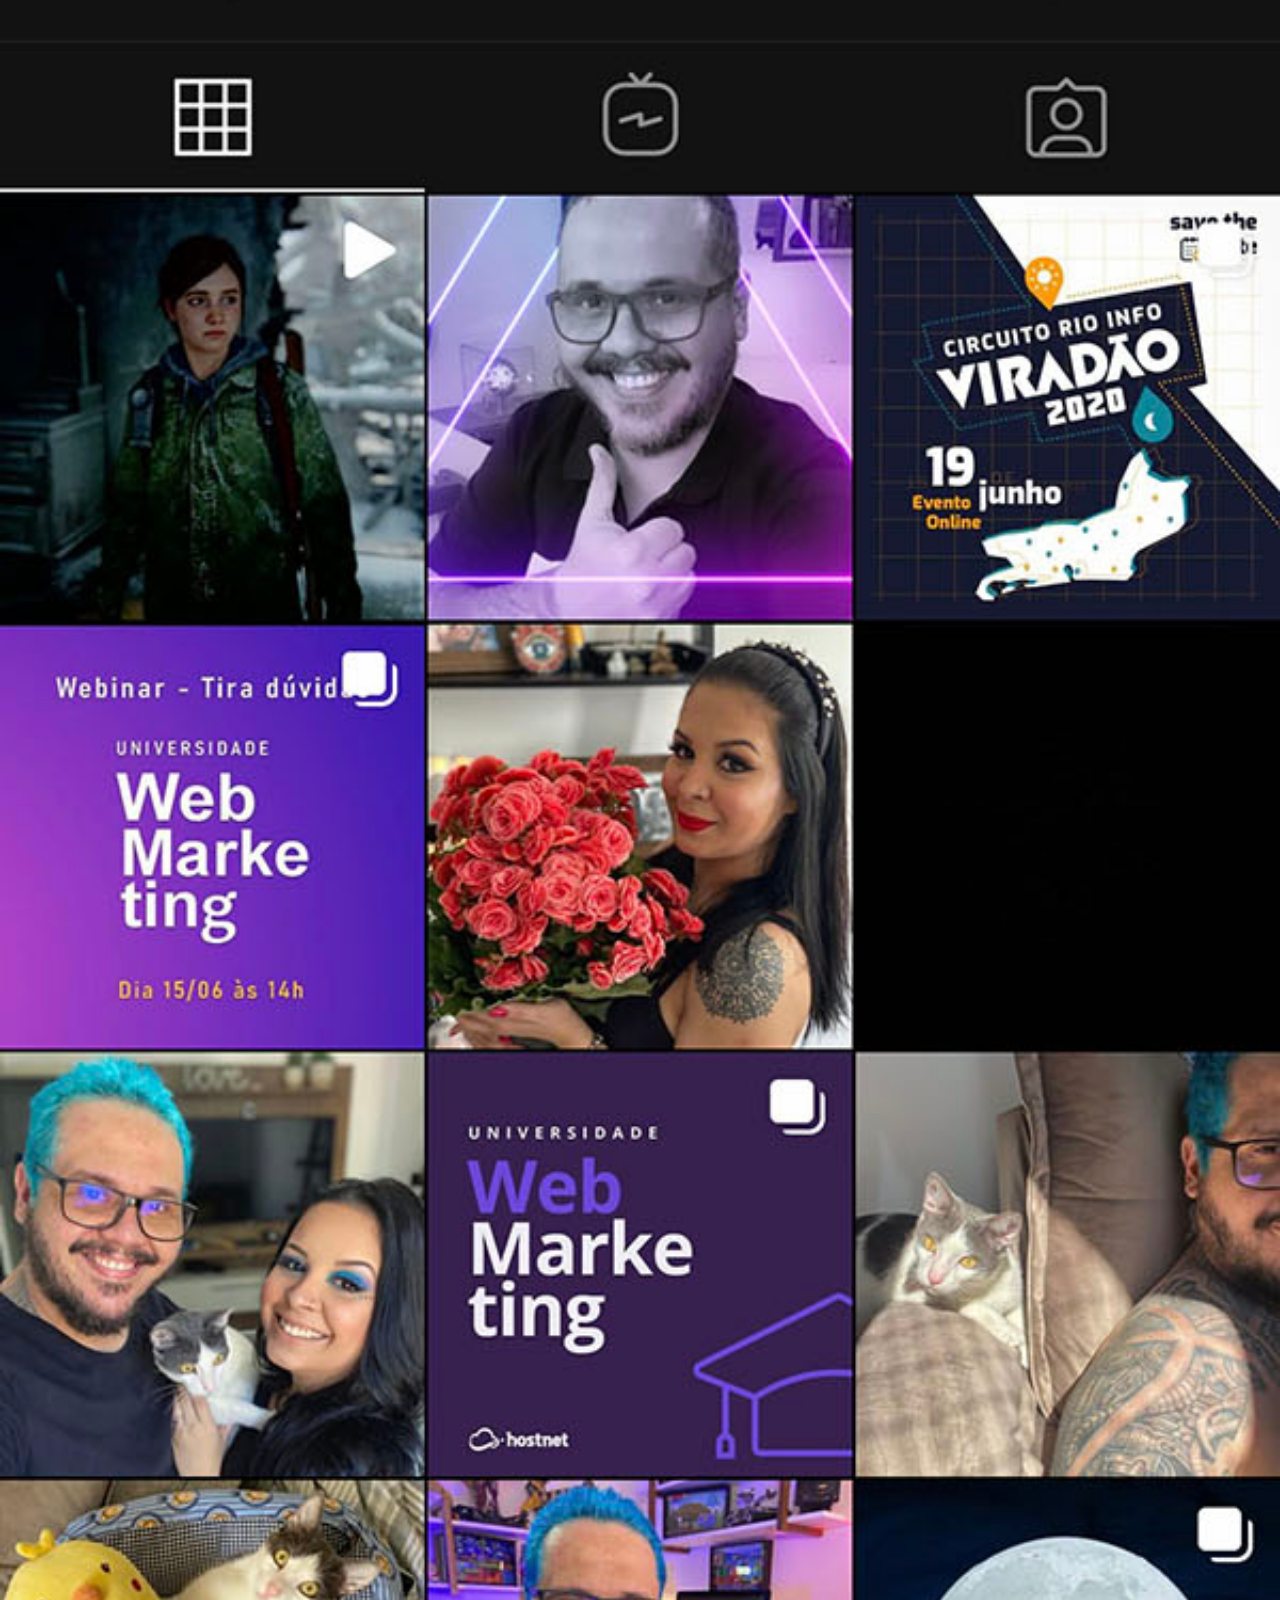
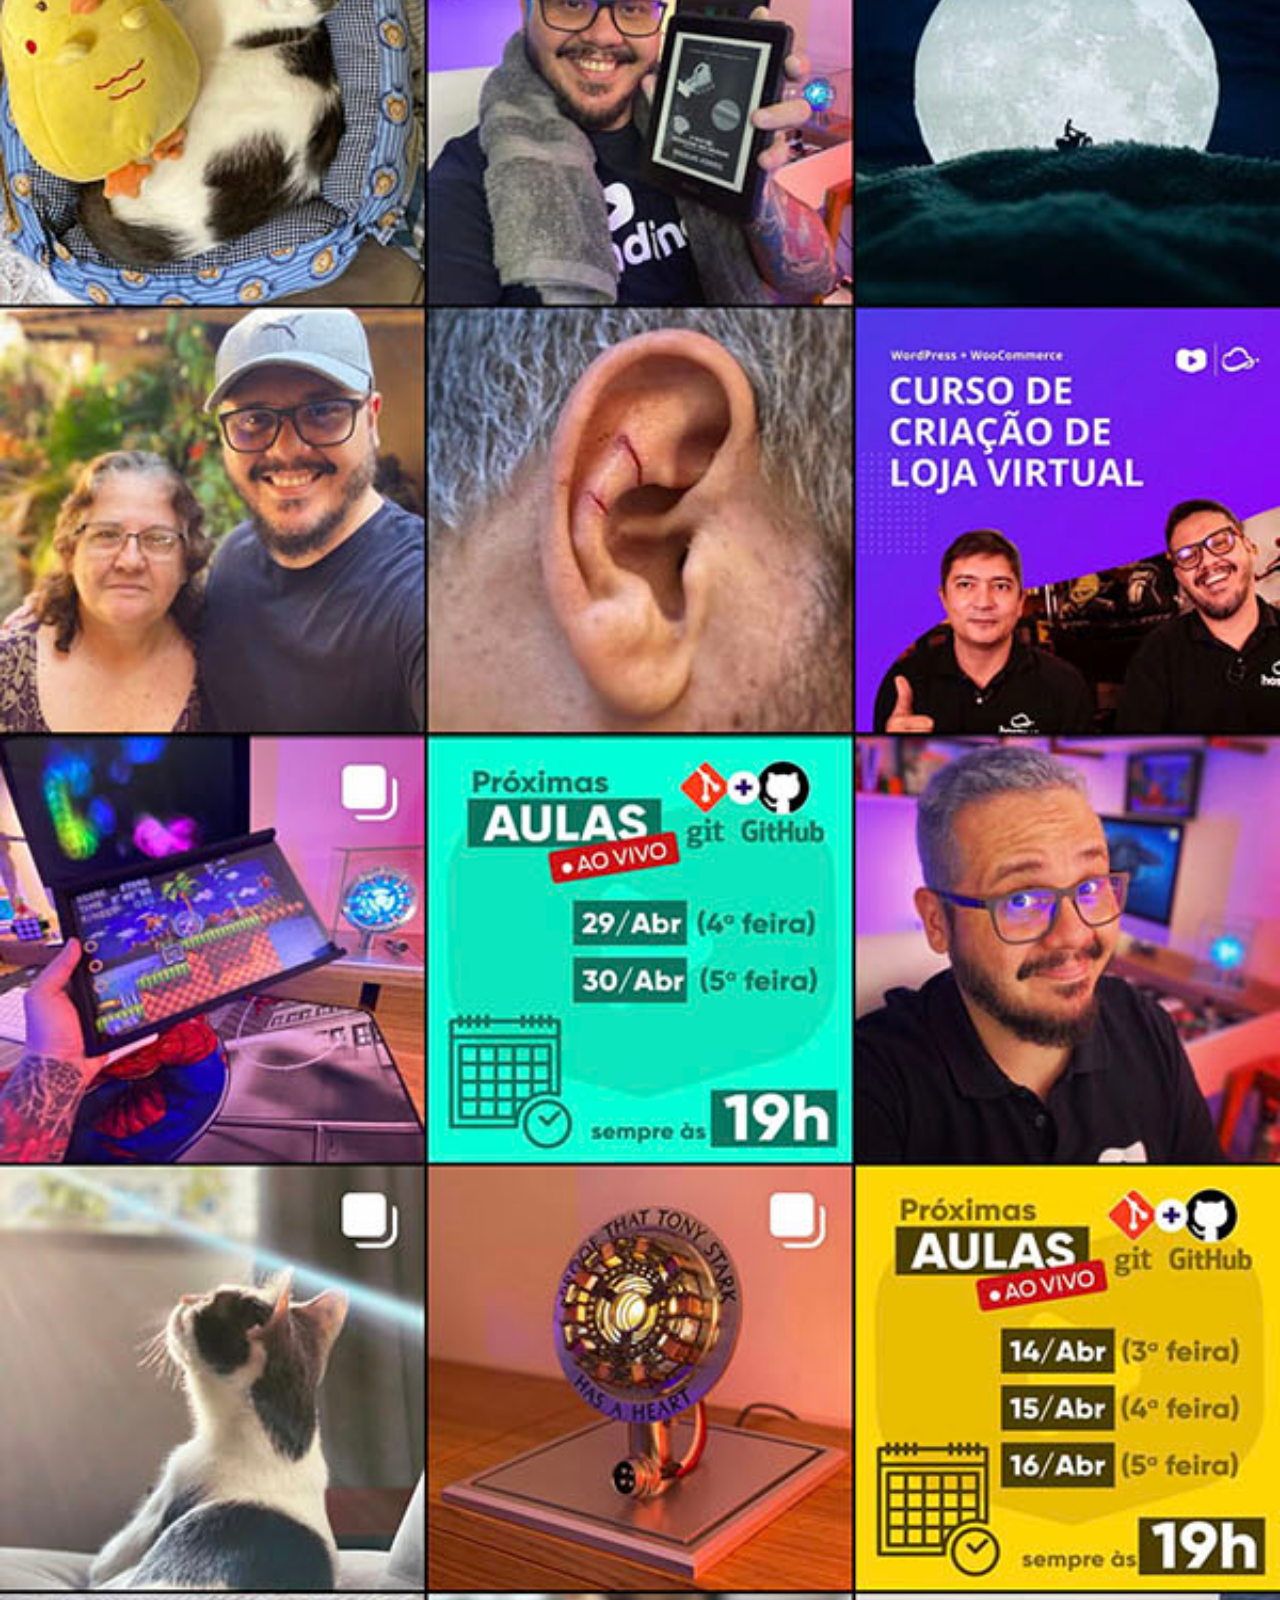
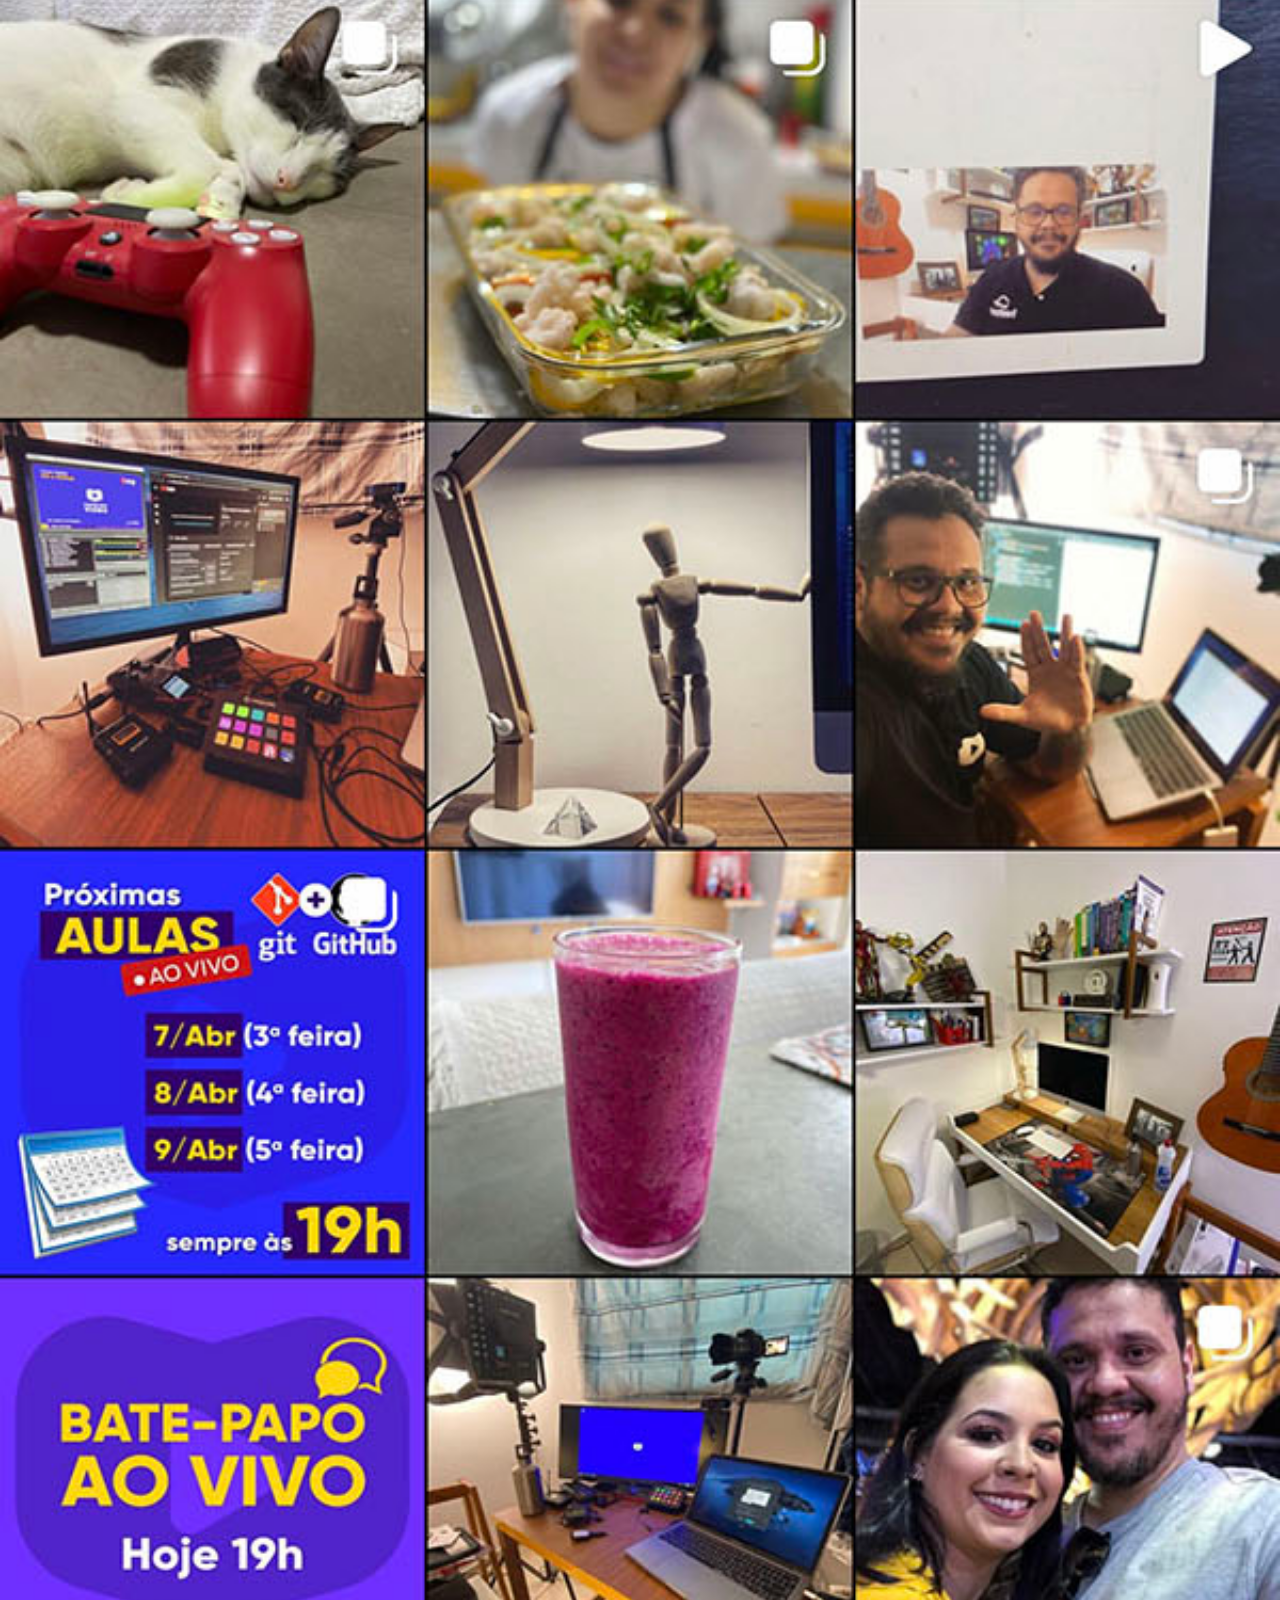
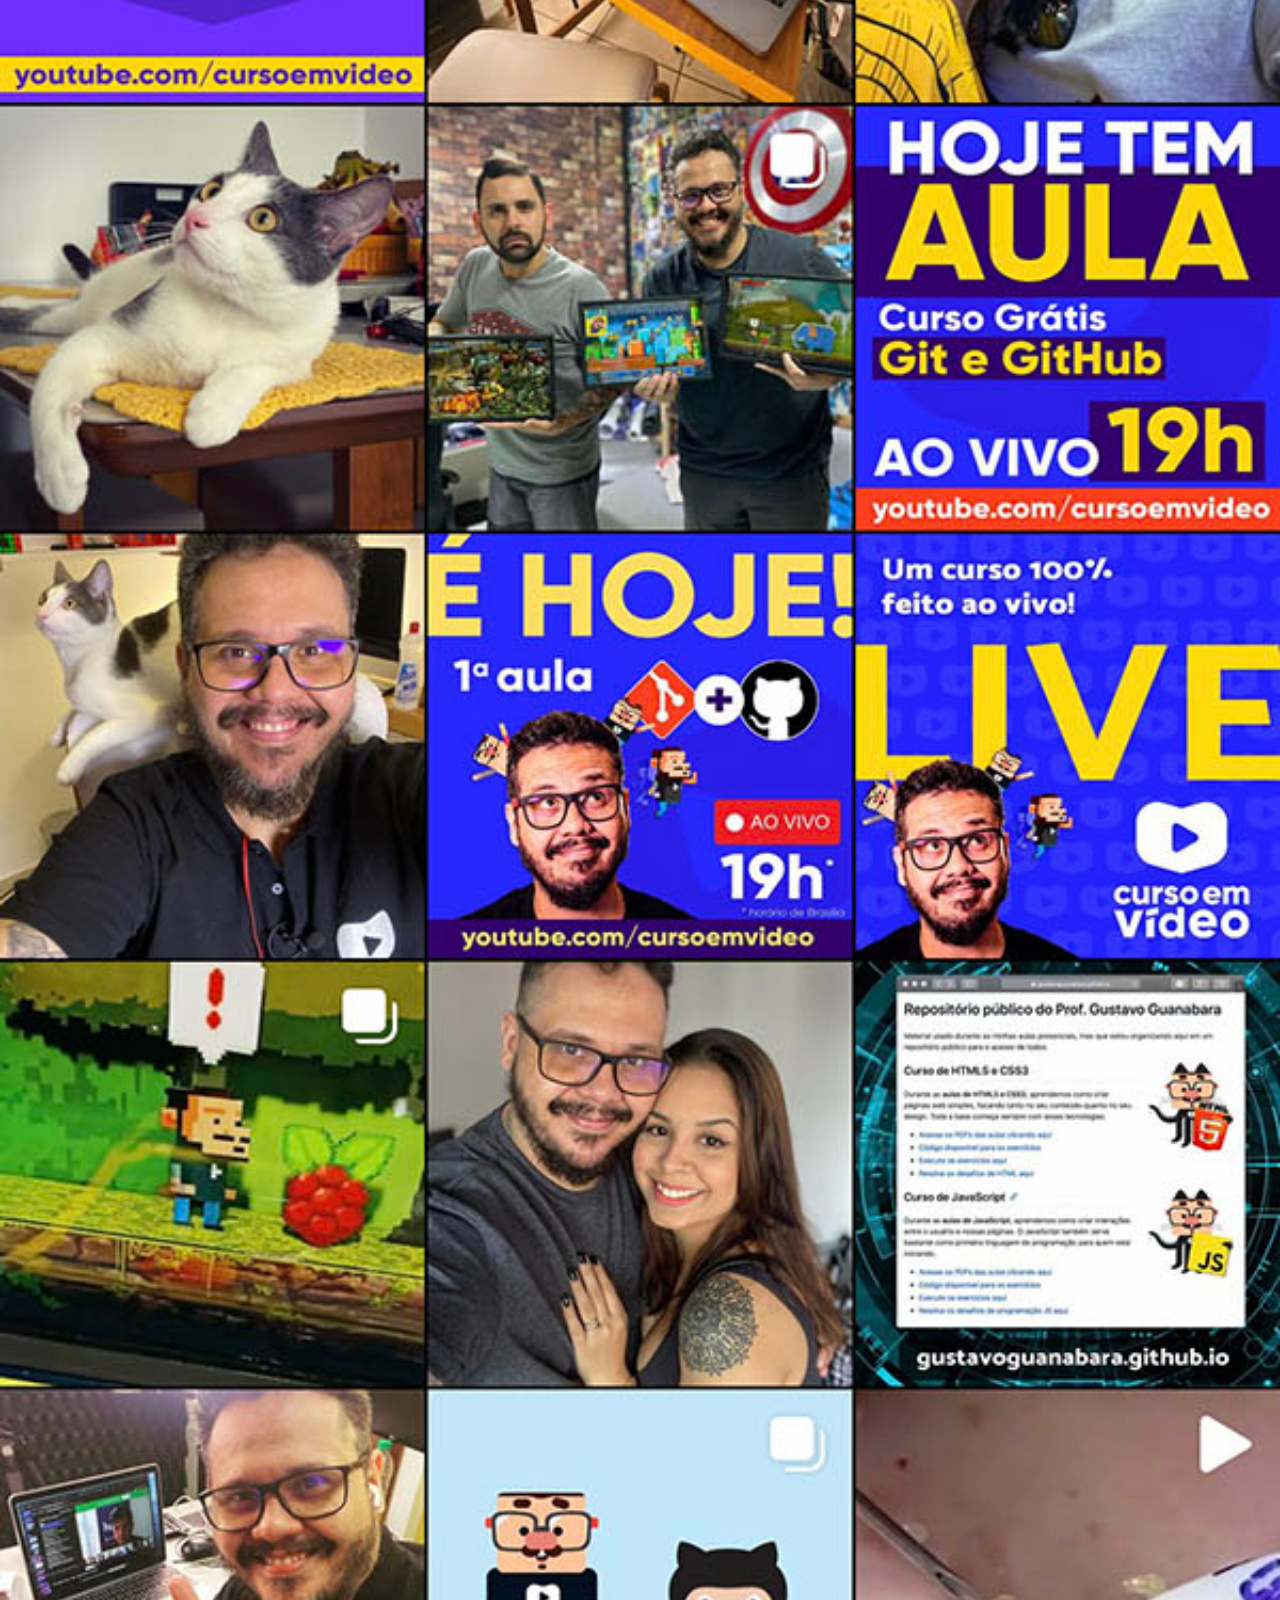
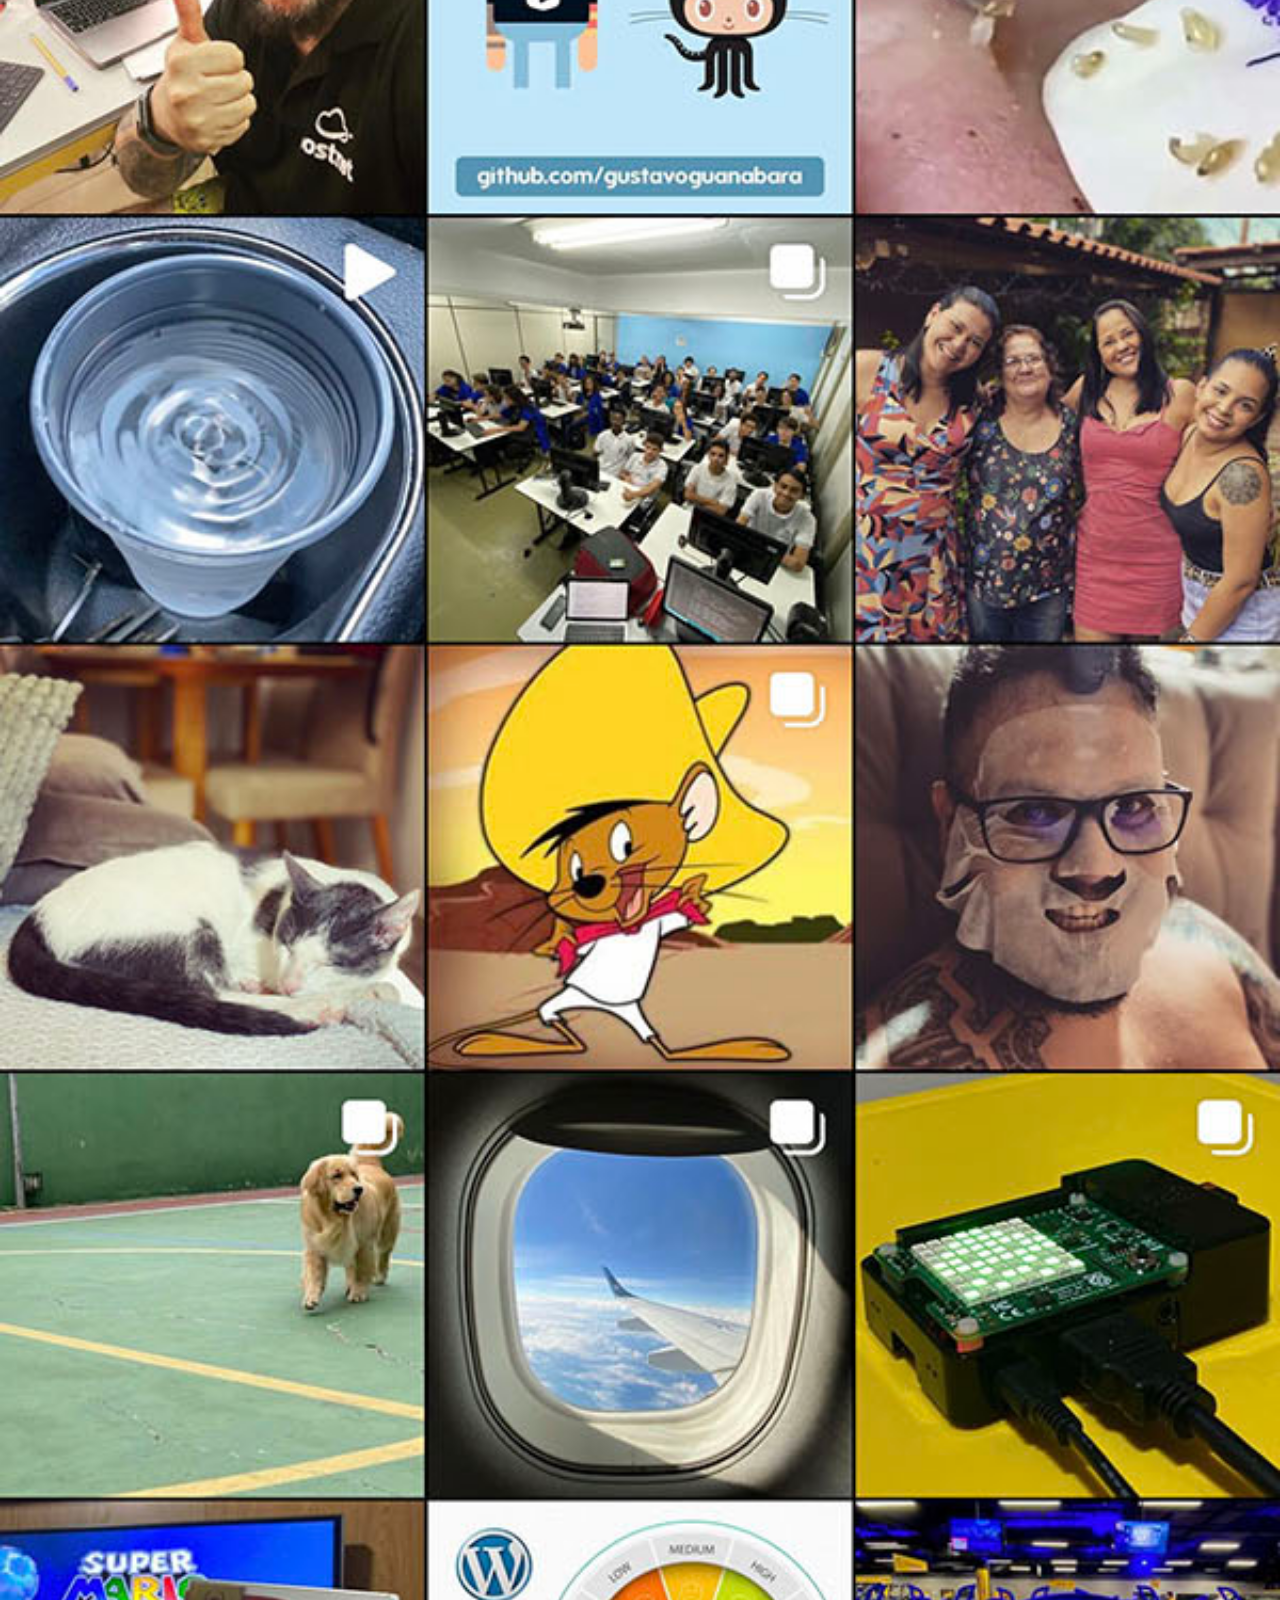
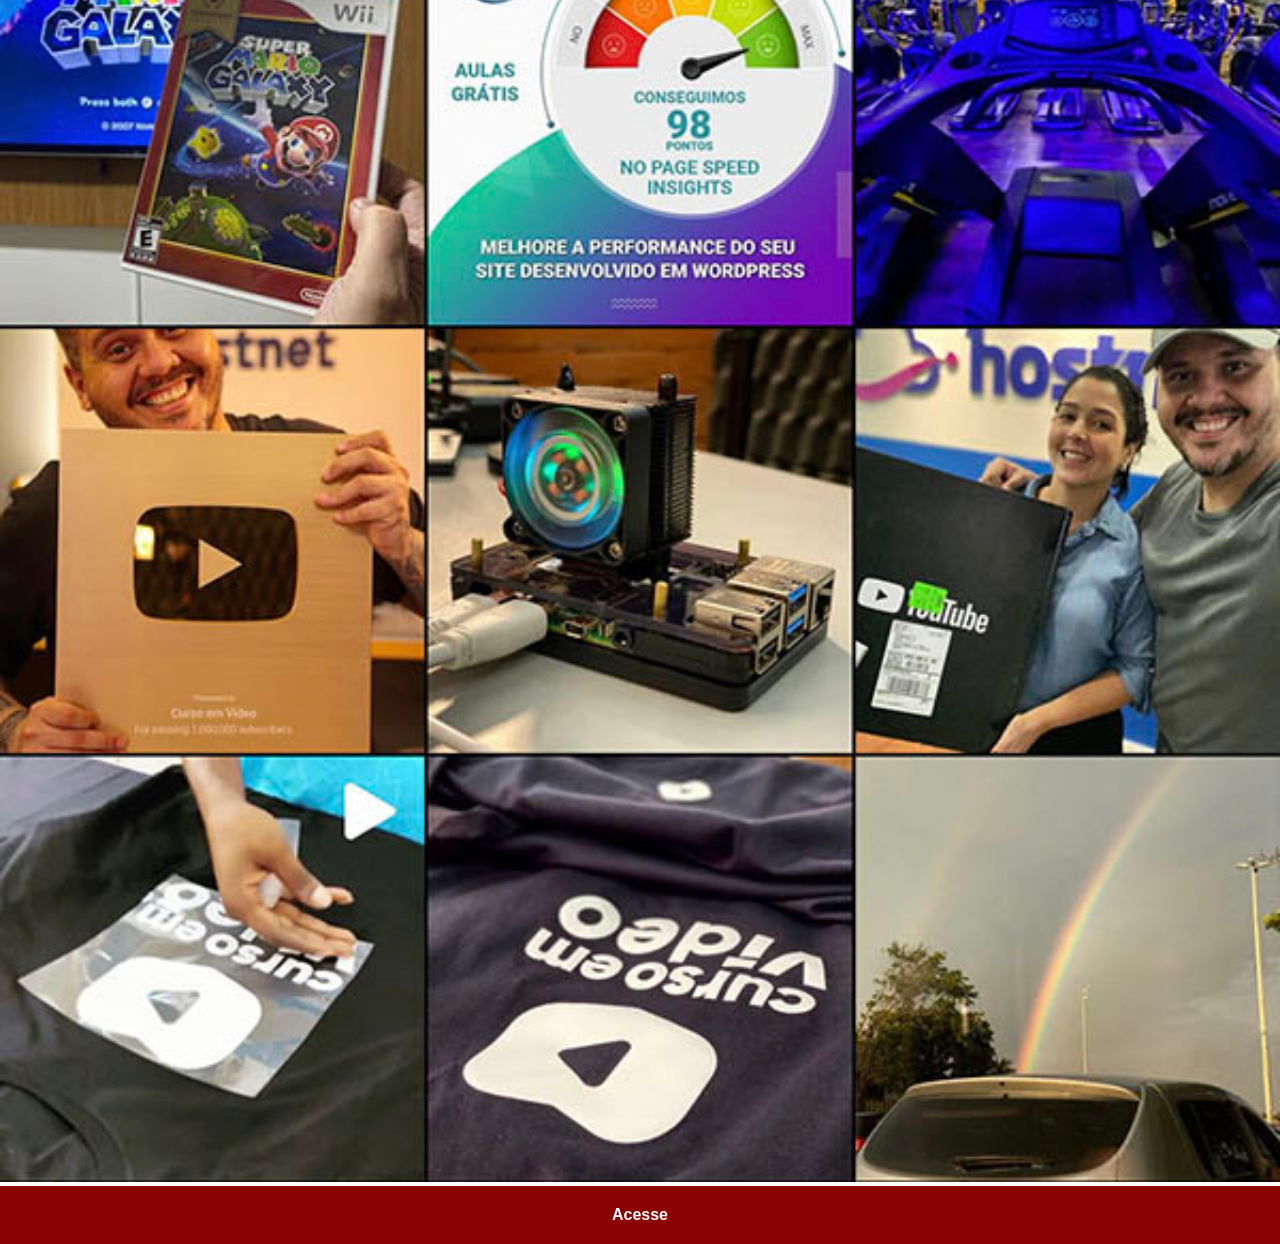
<file: instagran.html>
<!DOCTYPE html>
<html lang="pt-br">
<head>
    <meta charset="UTF-8">
    <meta name="viewport" content="width=device-width, initial-scale=1.0">
    <title>Instagran</title>
    <link rel="stylesheet" href="estilos/social.css">
</head>
<body>
    <img src="imagens/tela-instagram.jpg" alt="Instagran">
    <a href="https://www.instagram.com/jeanlndmnn/" target="_blank">Acesse</a>
</body>
</html>
</file>
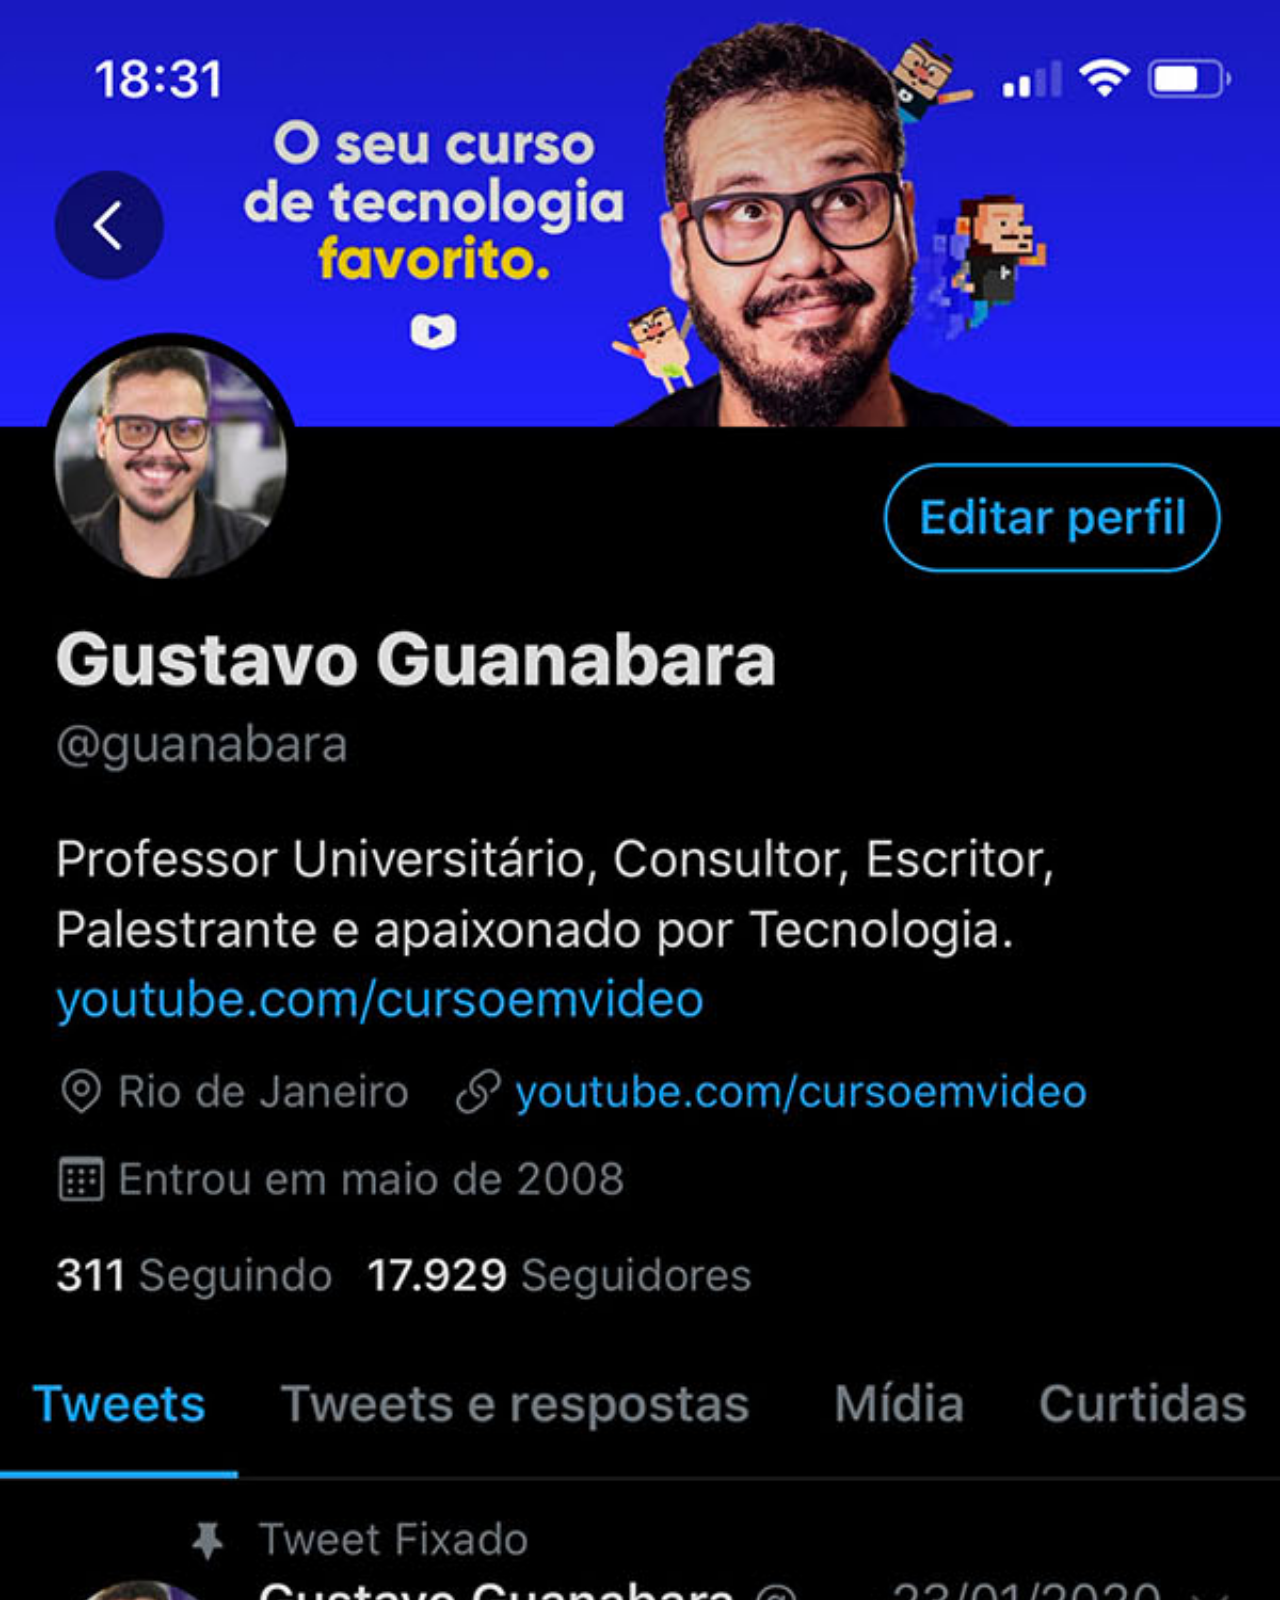
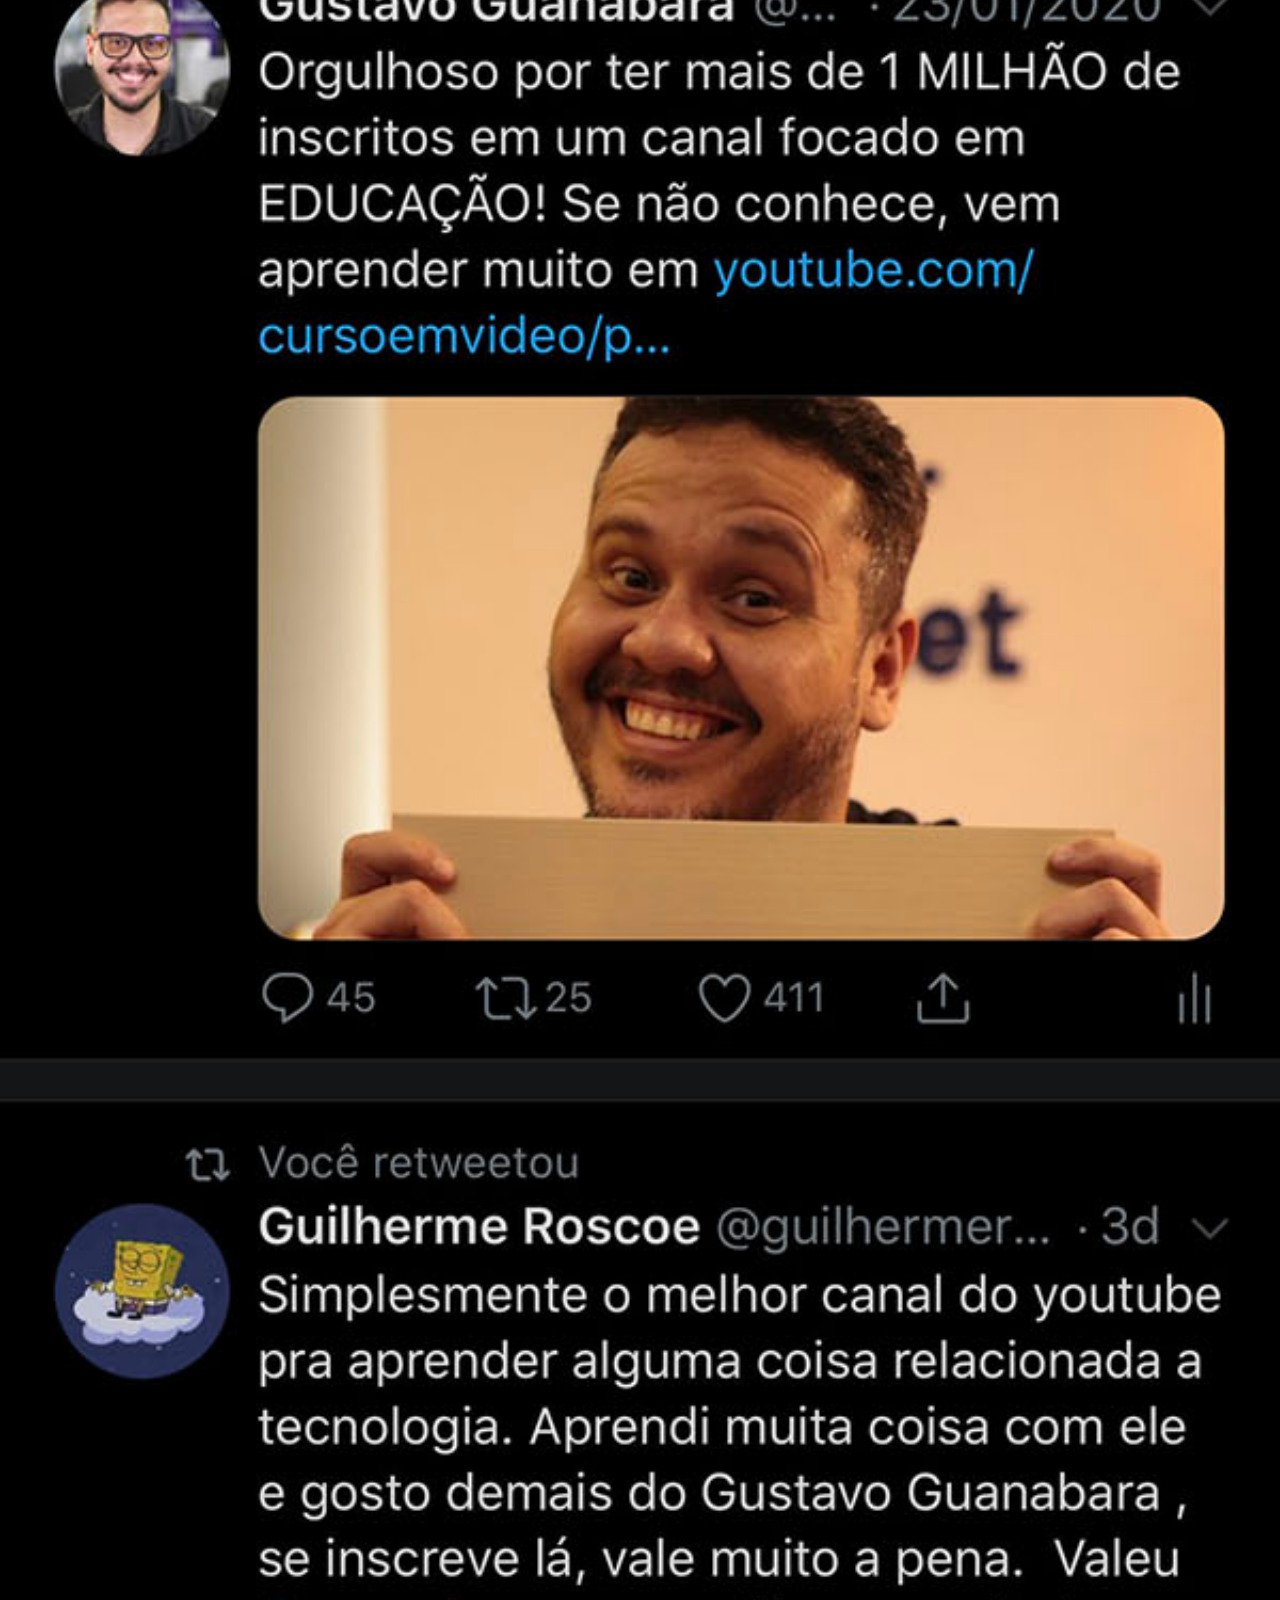
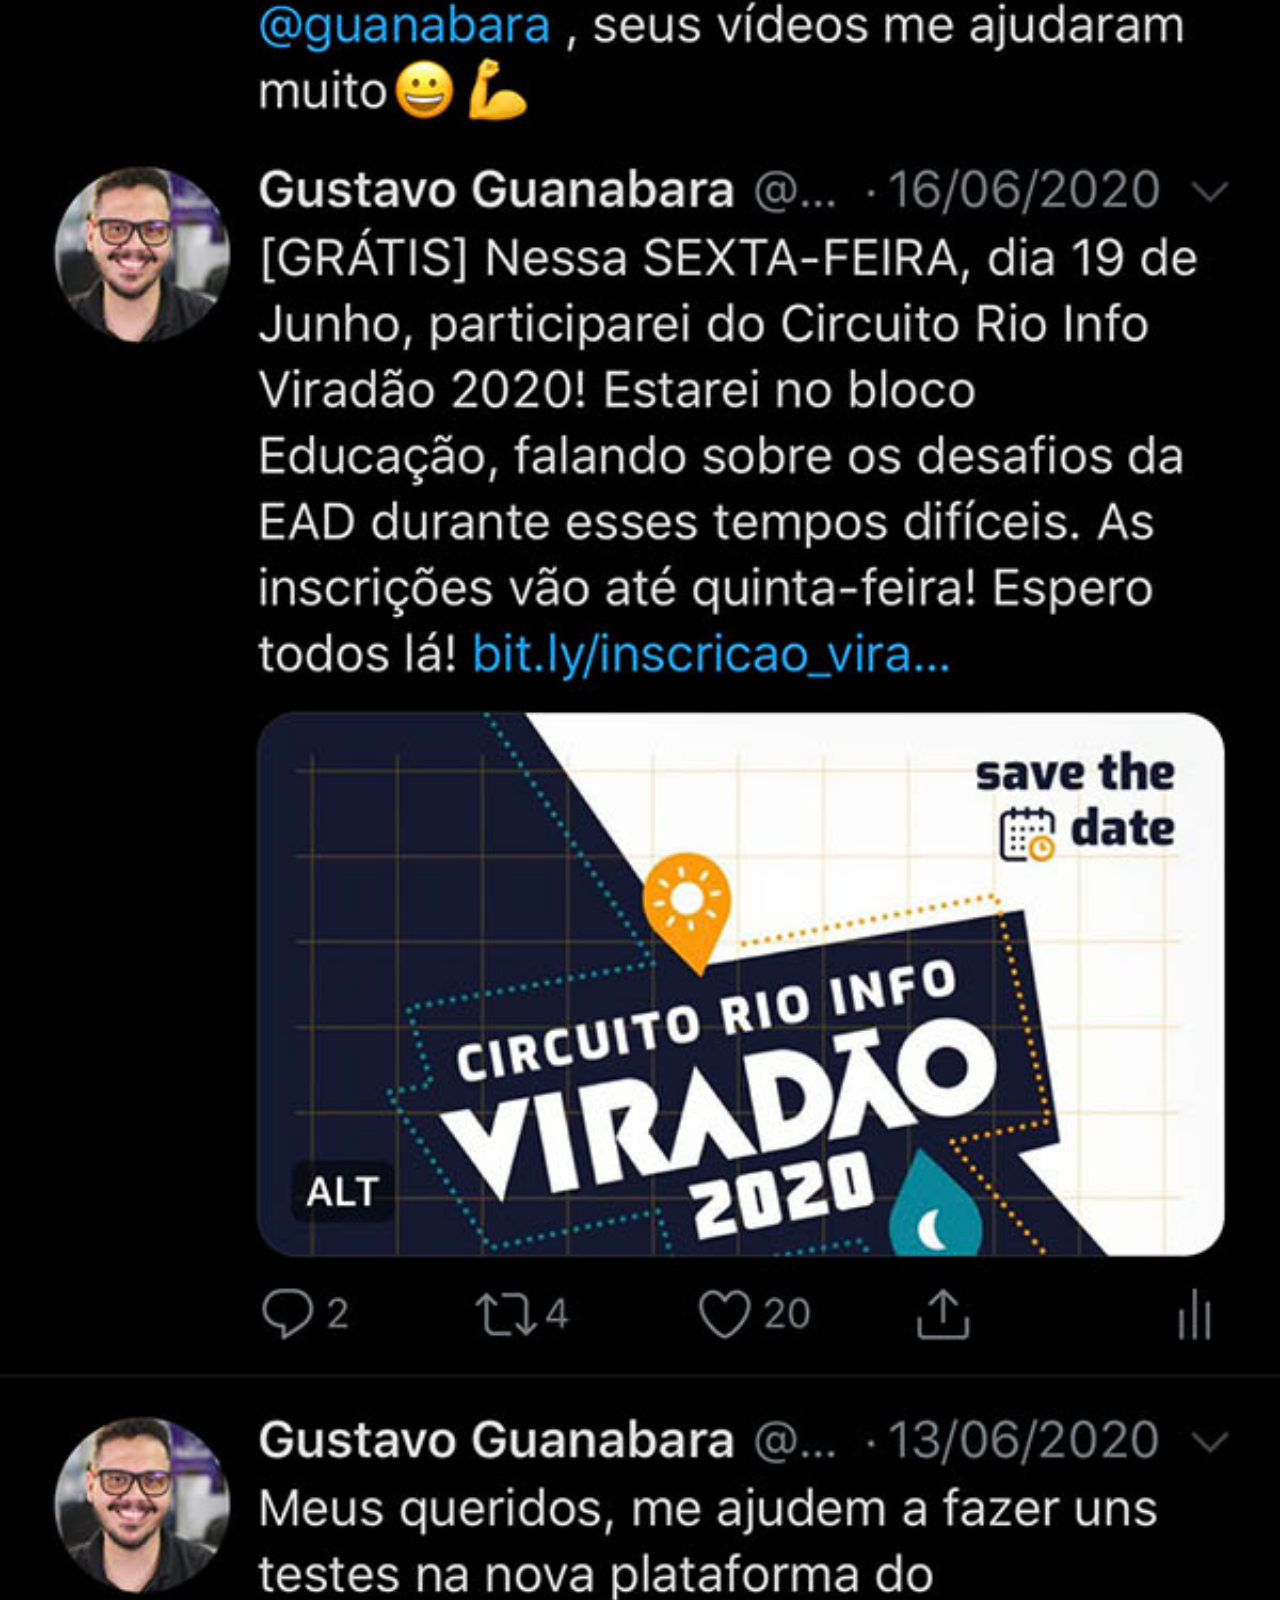
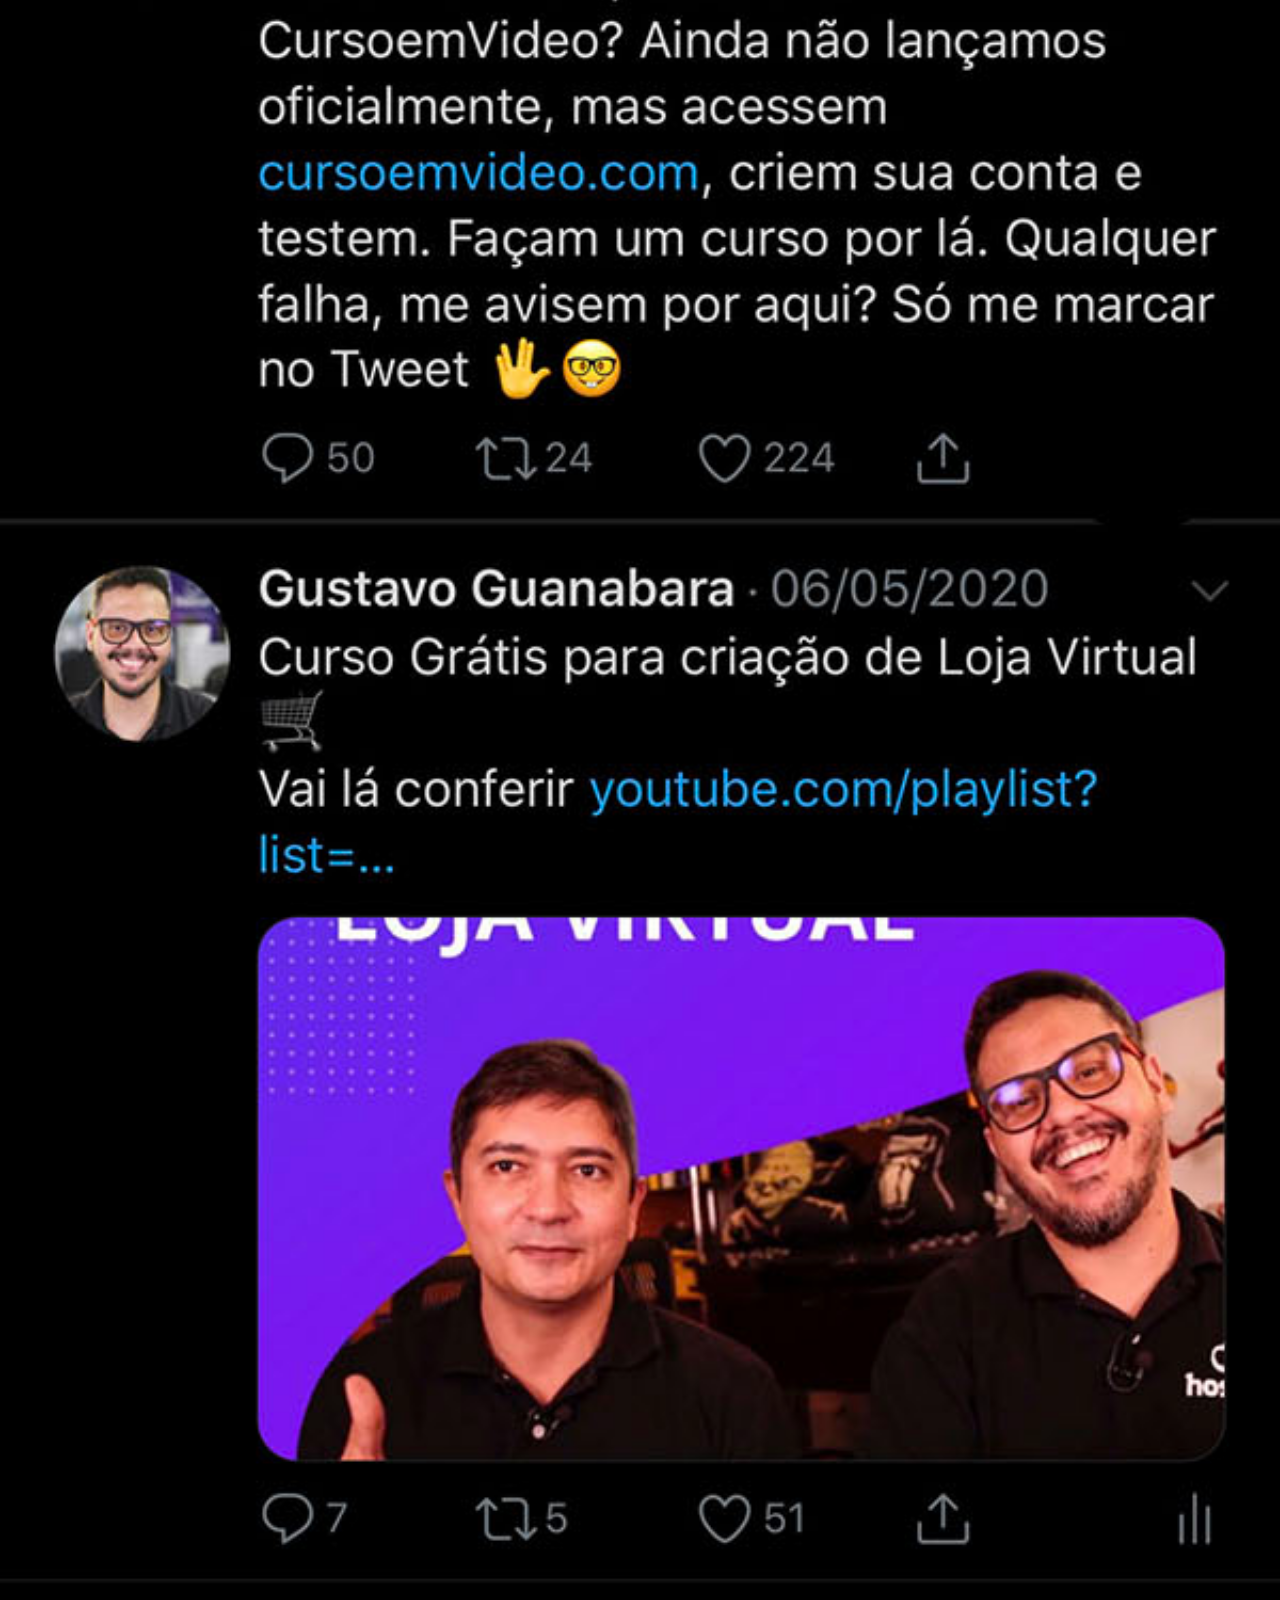
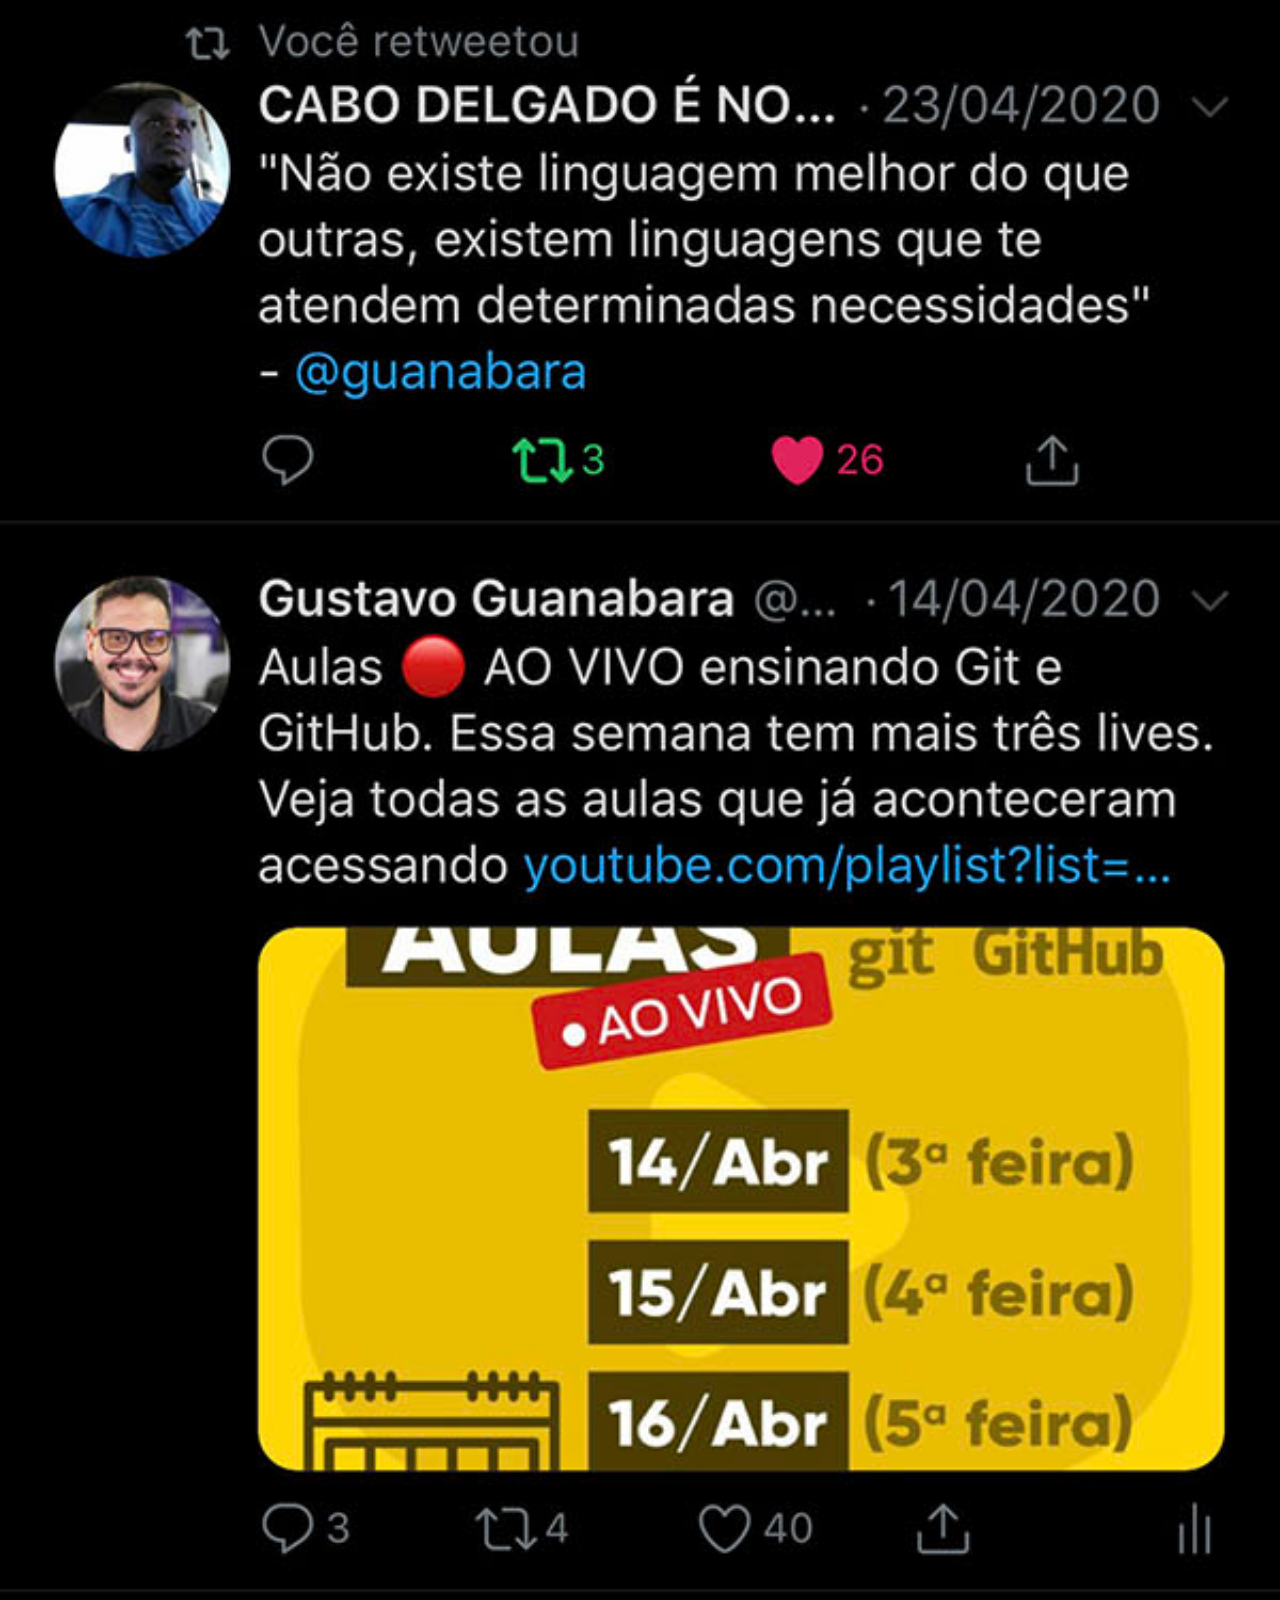
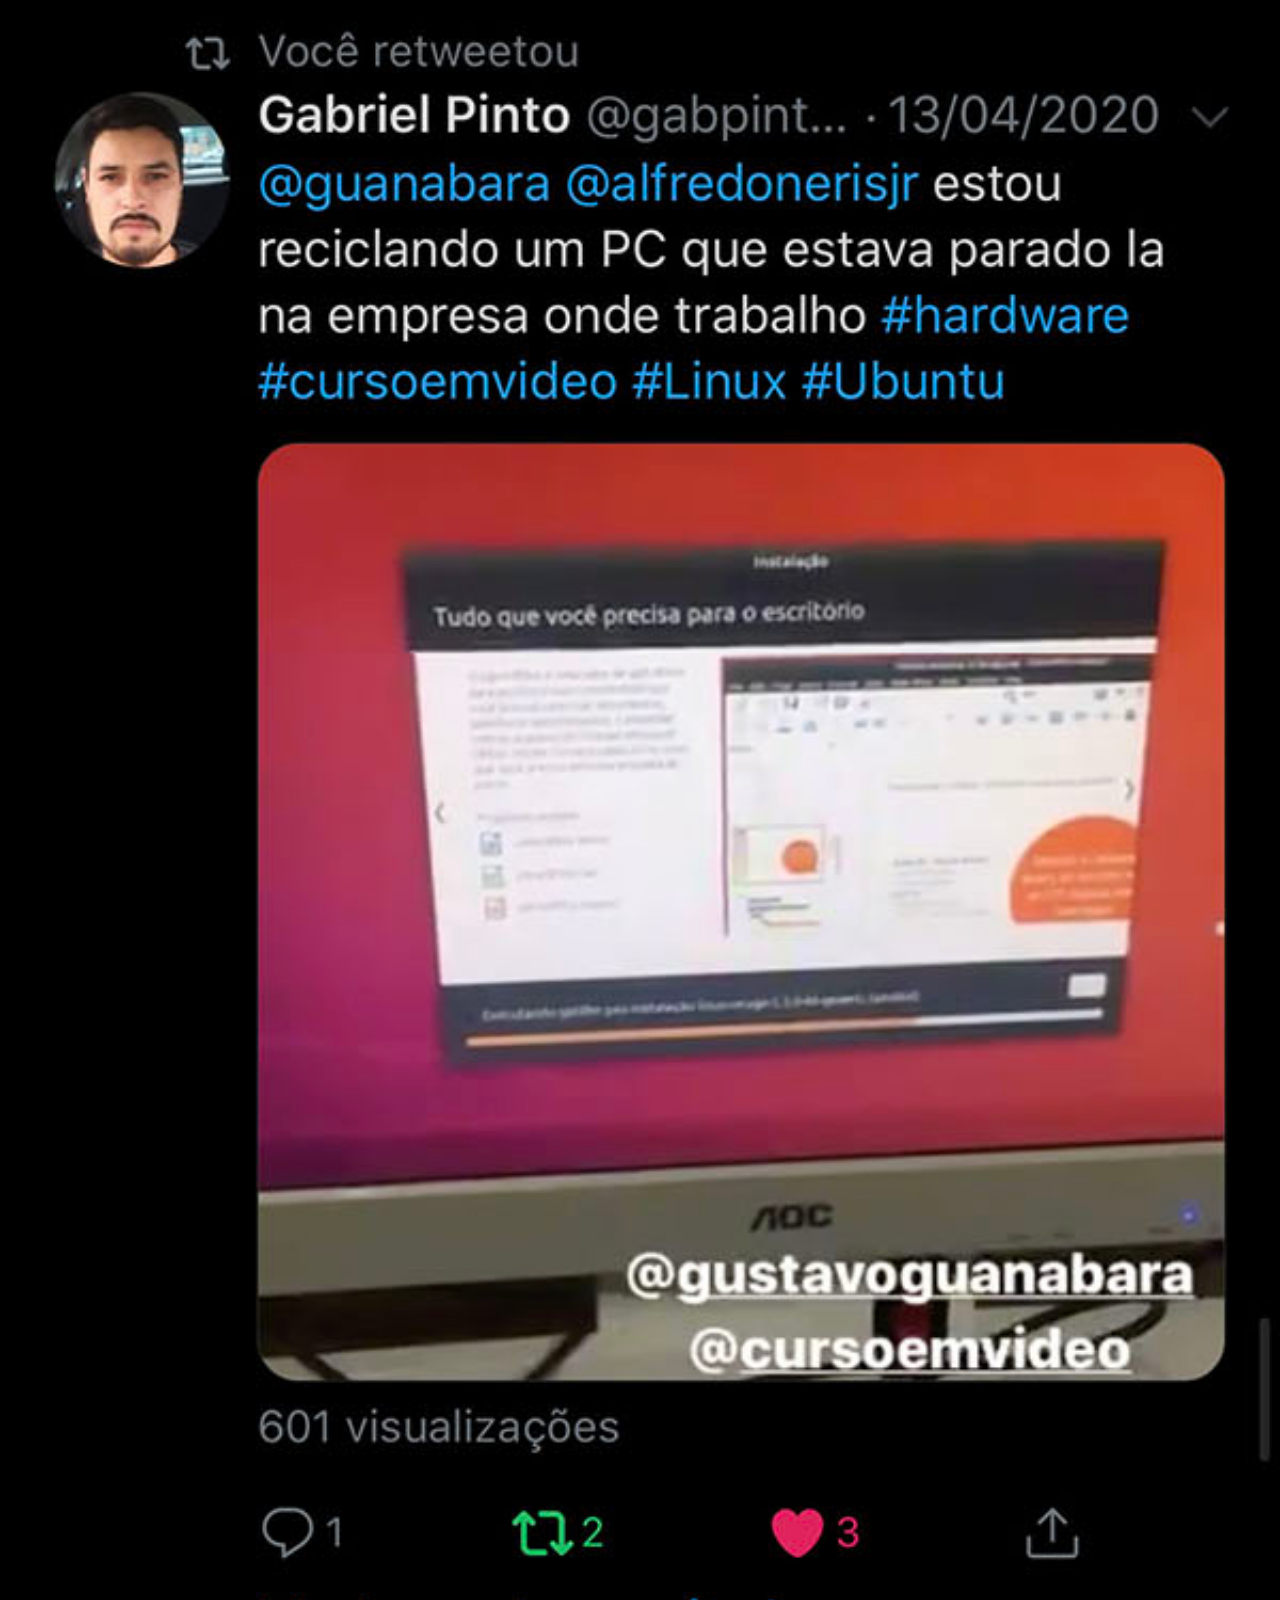
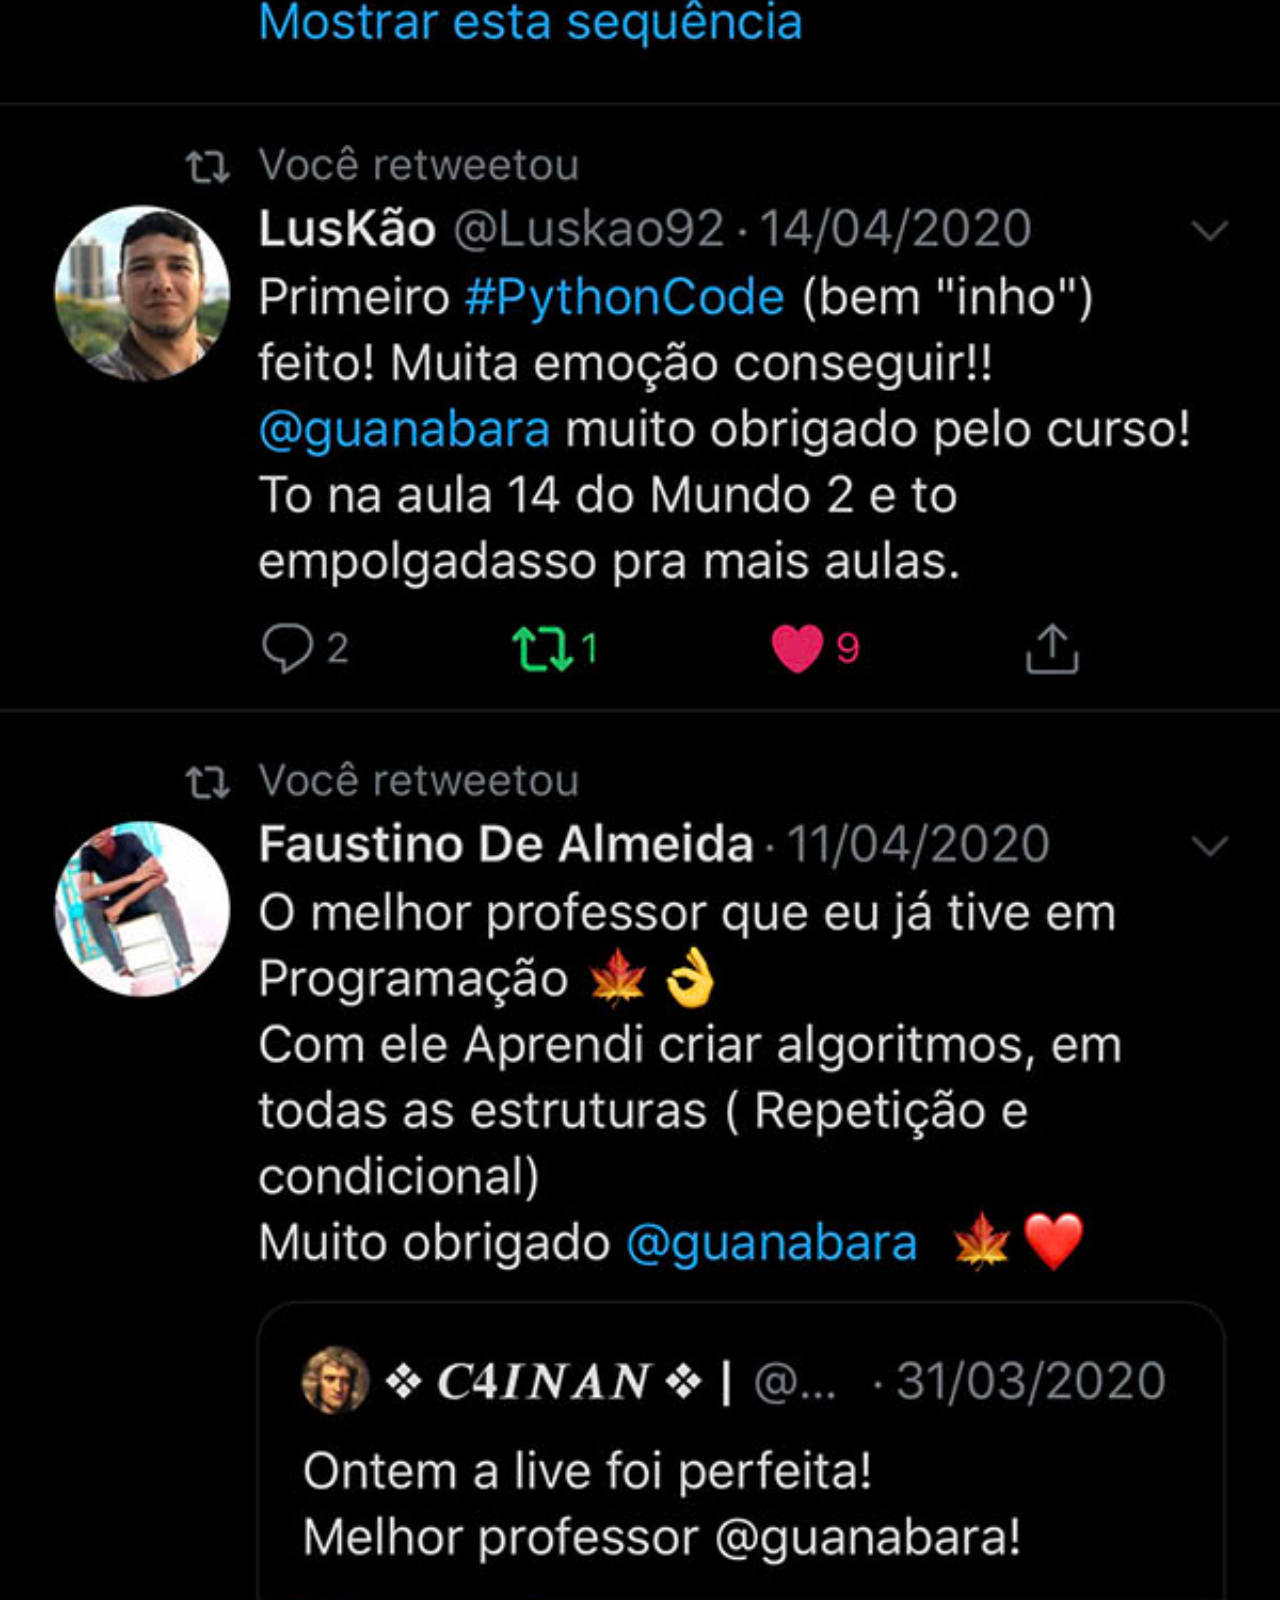
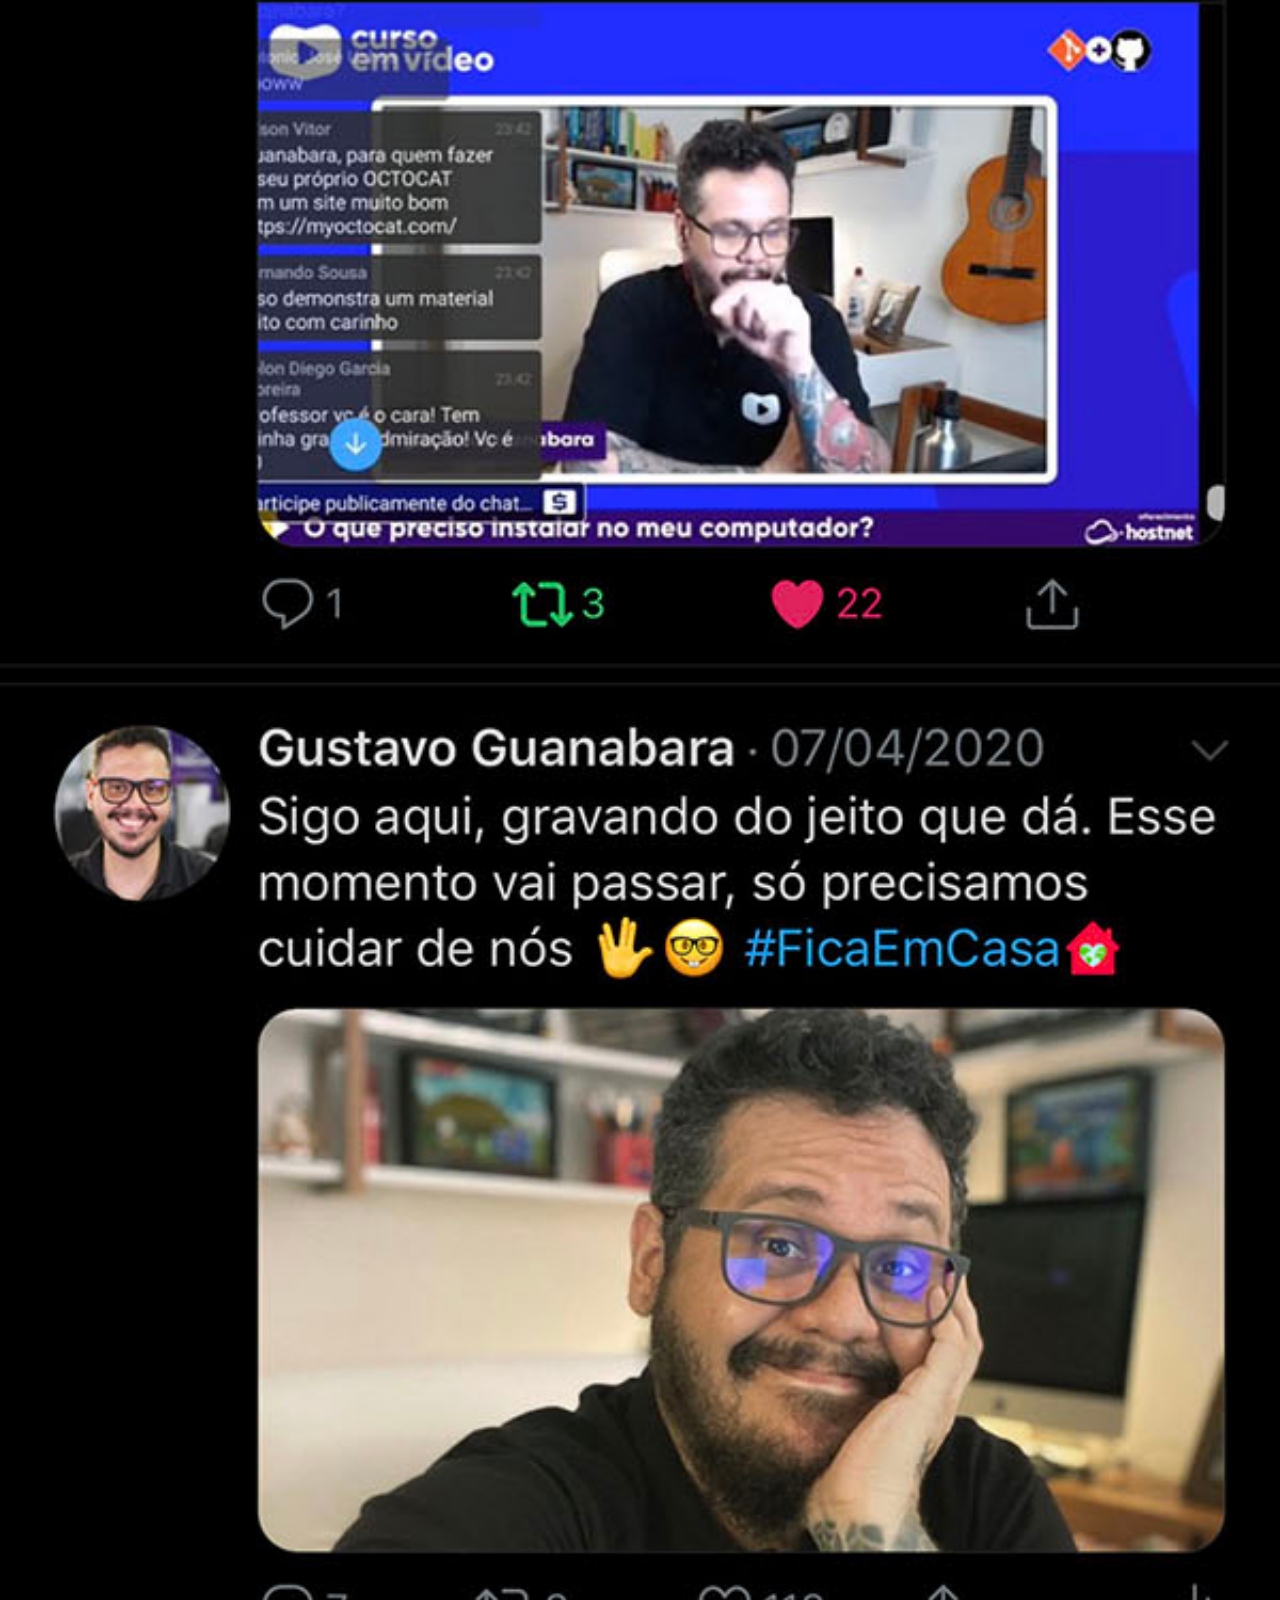
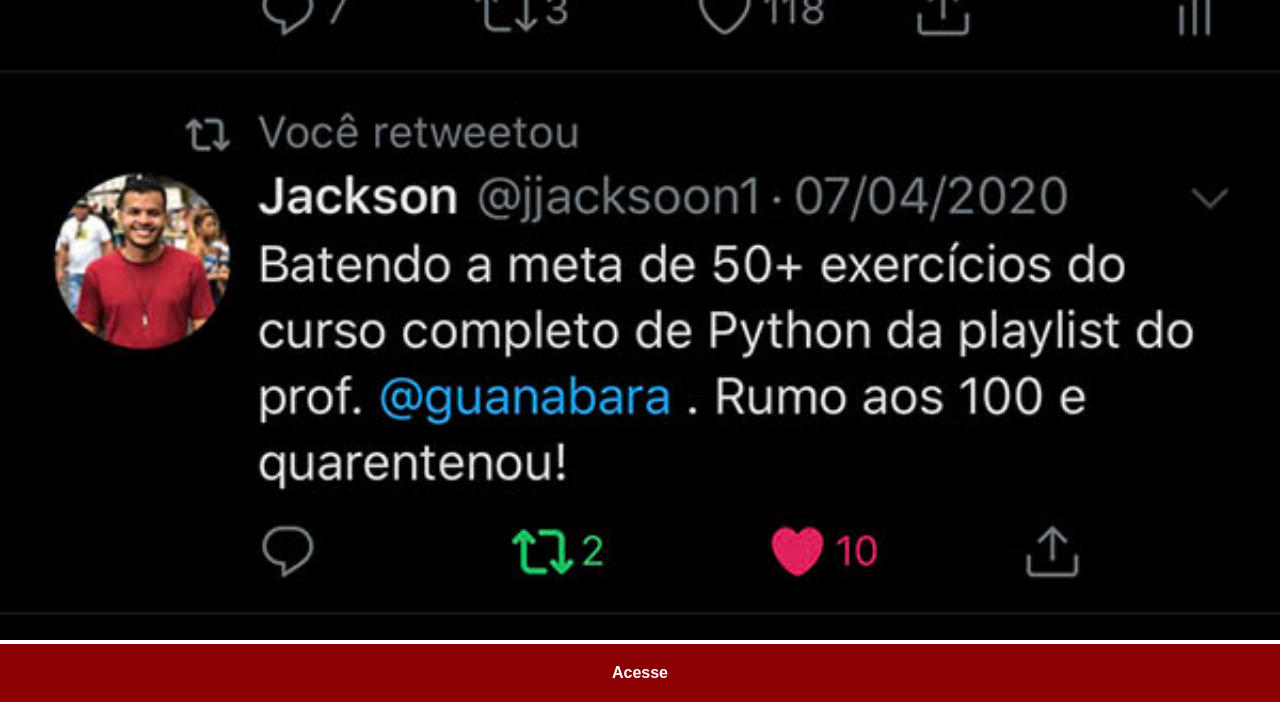
<file: twiter.html>
<!DOCTYPE html>
<html lang="pt-br">
<head>
    <meta charset="UTF-8">
    <meta name="viewport" content="width=device-width, initial-scale=1.0">
    <title>twitter</title>
    <link rel="stylesheet" href="estilos/social.css">
</head>
<body>
    <img src="imagens/tela-twitter.jpg" alt="twitter">
    <a href="https://x.com/twitt_login" target="_blank">Acesse</a>
</body>
</html>
</file>
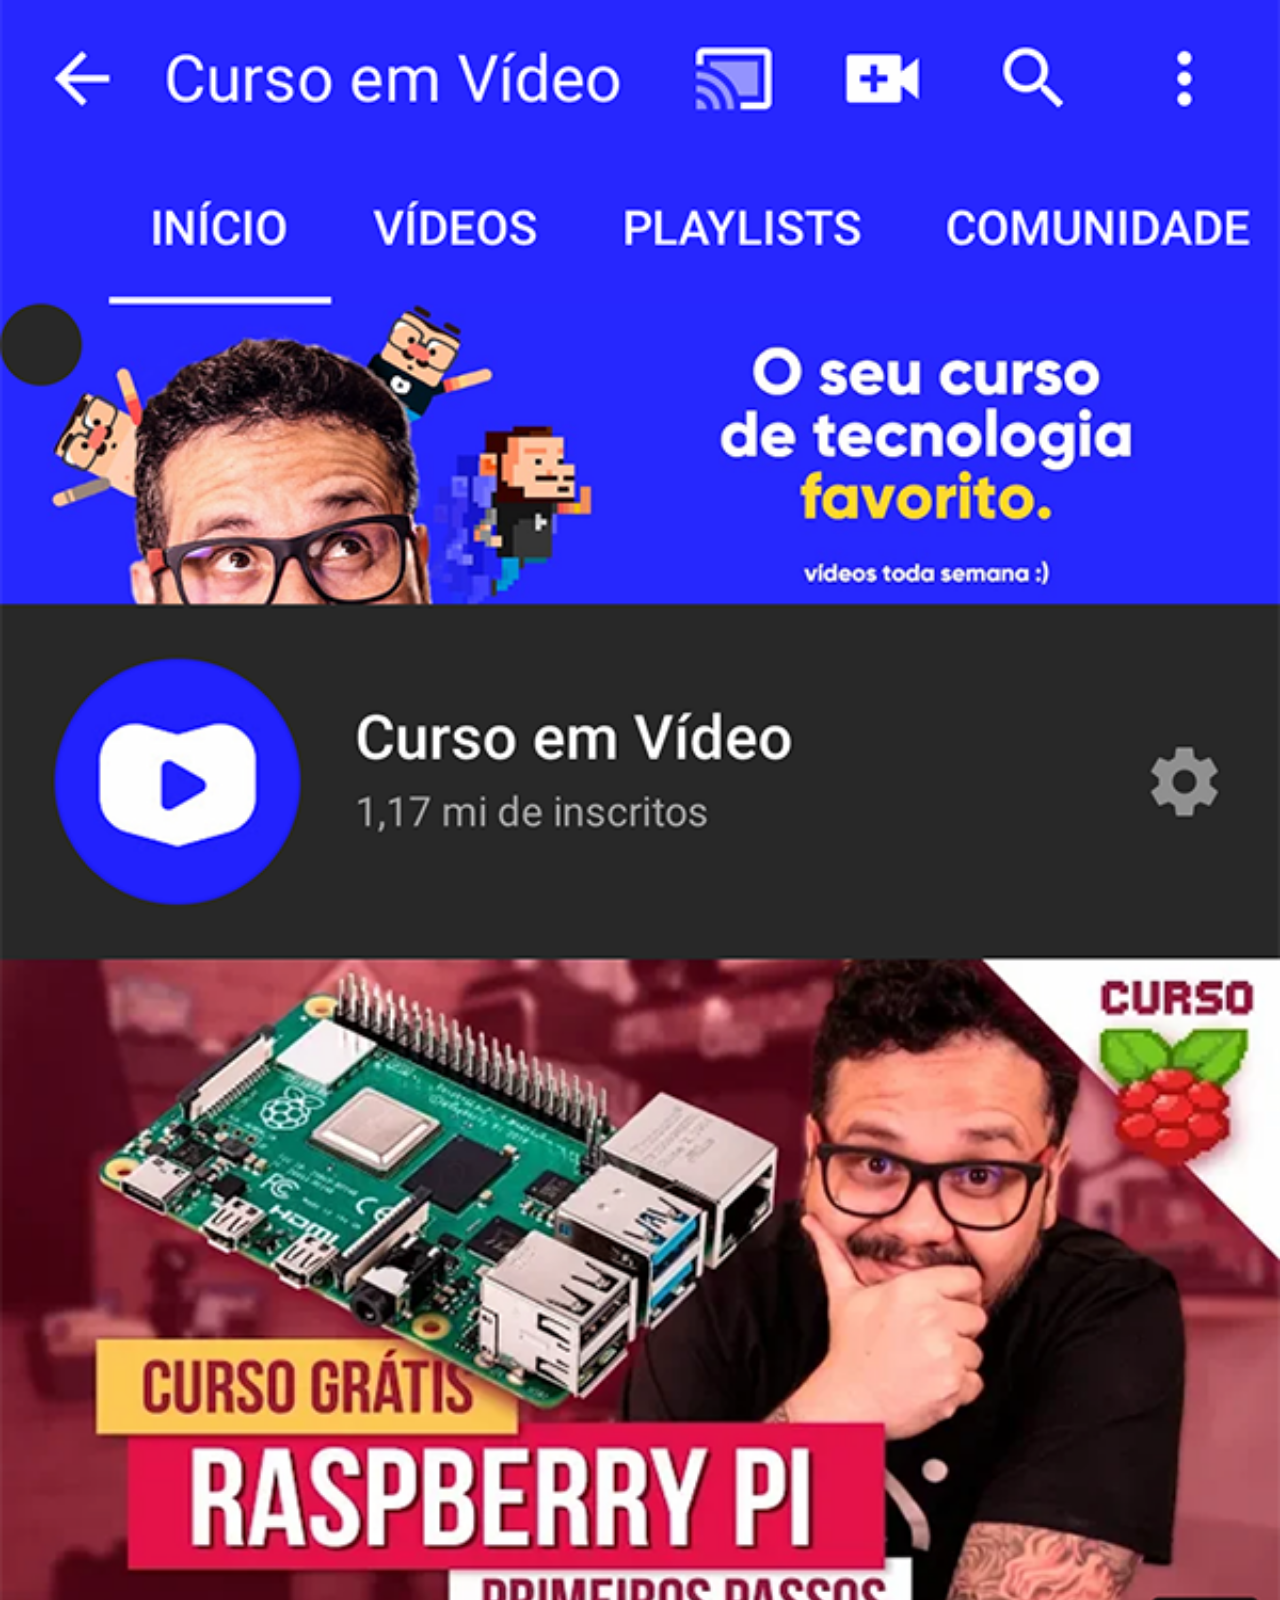
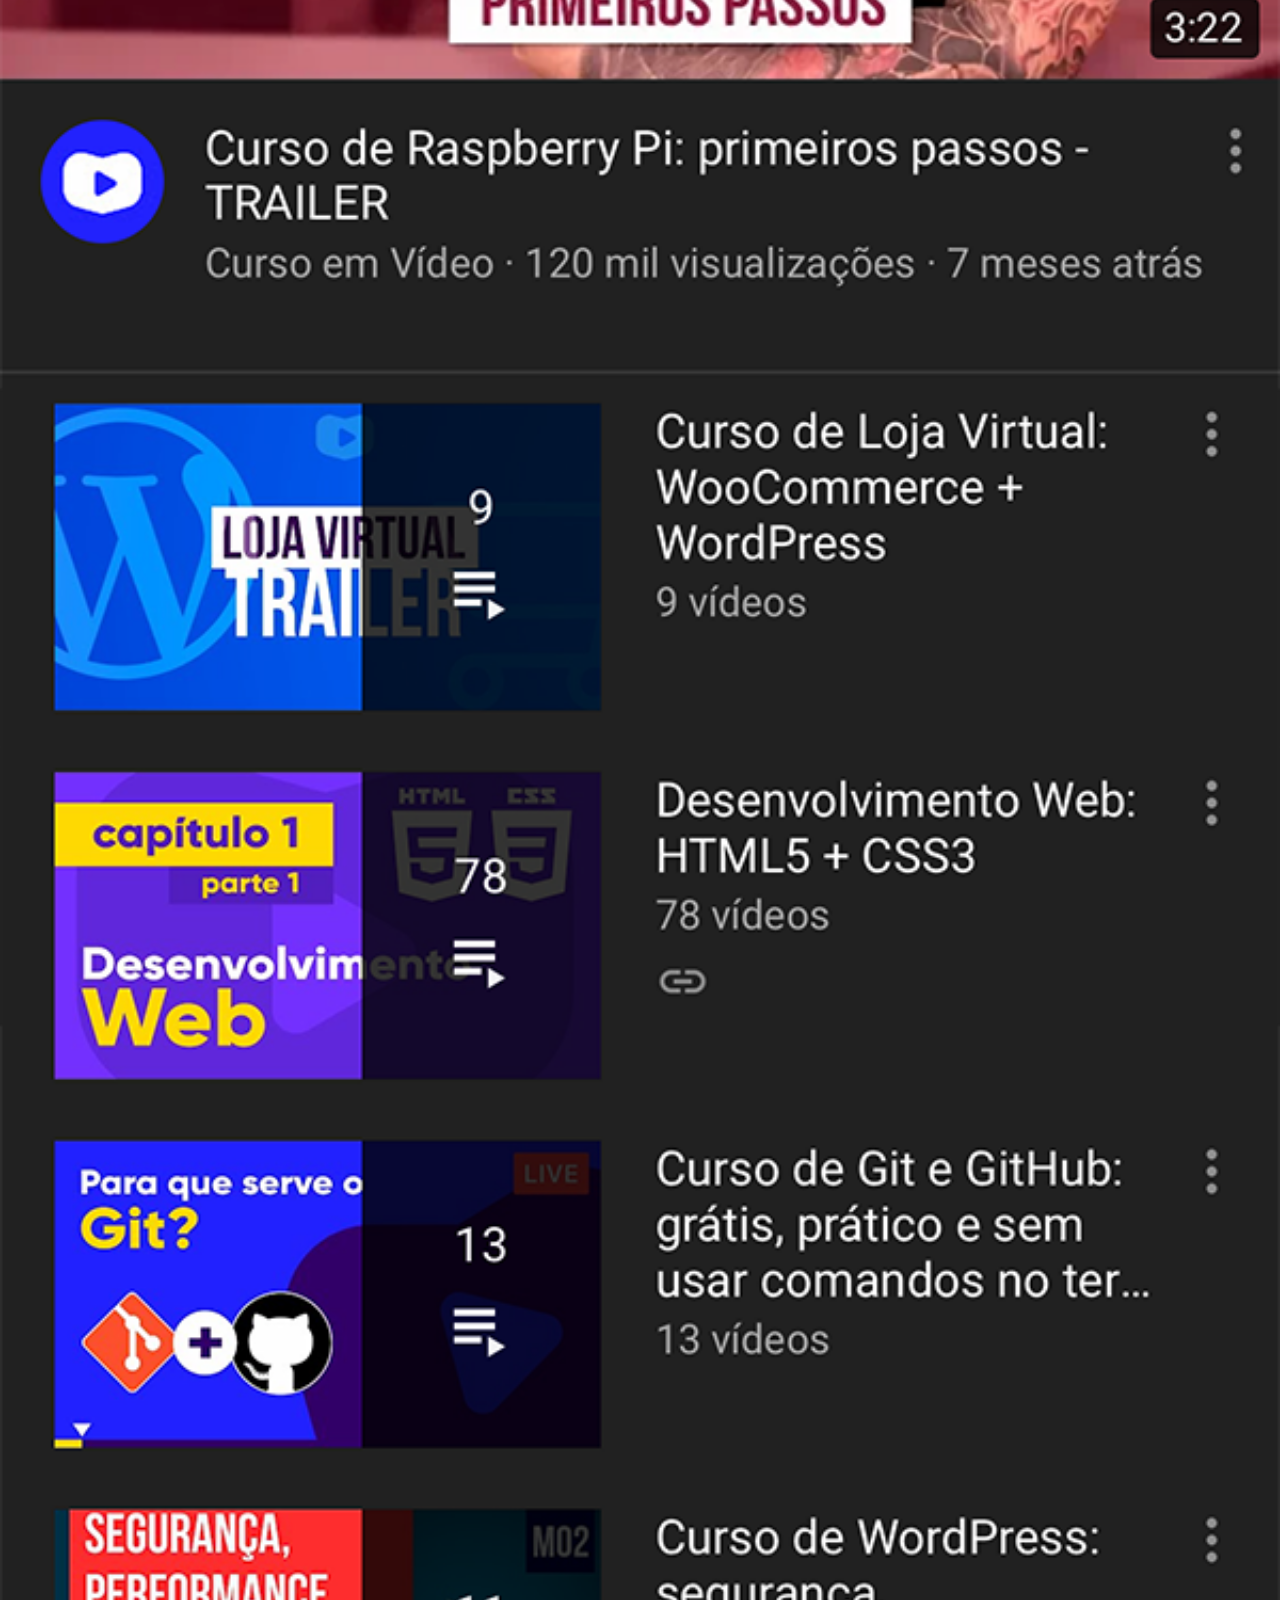
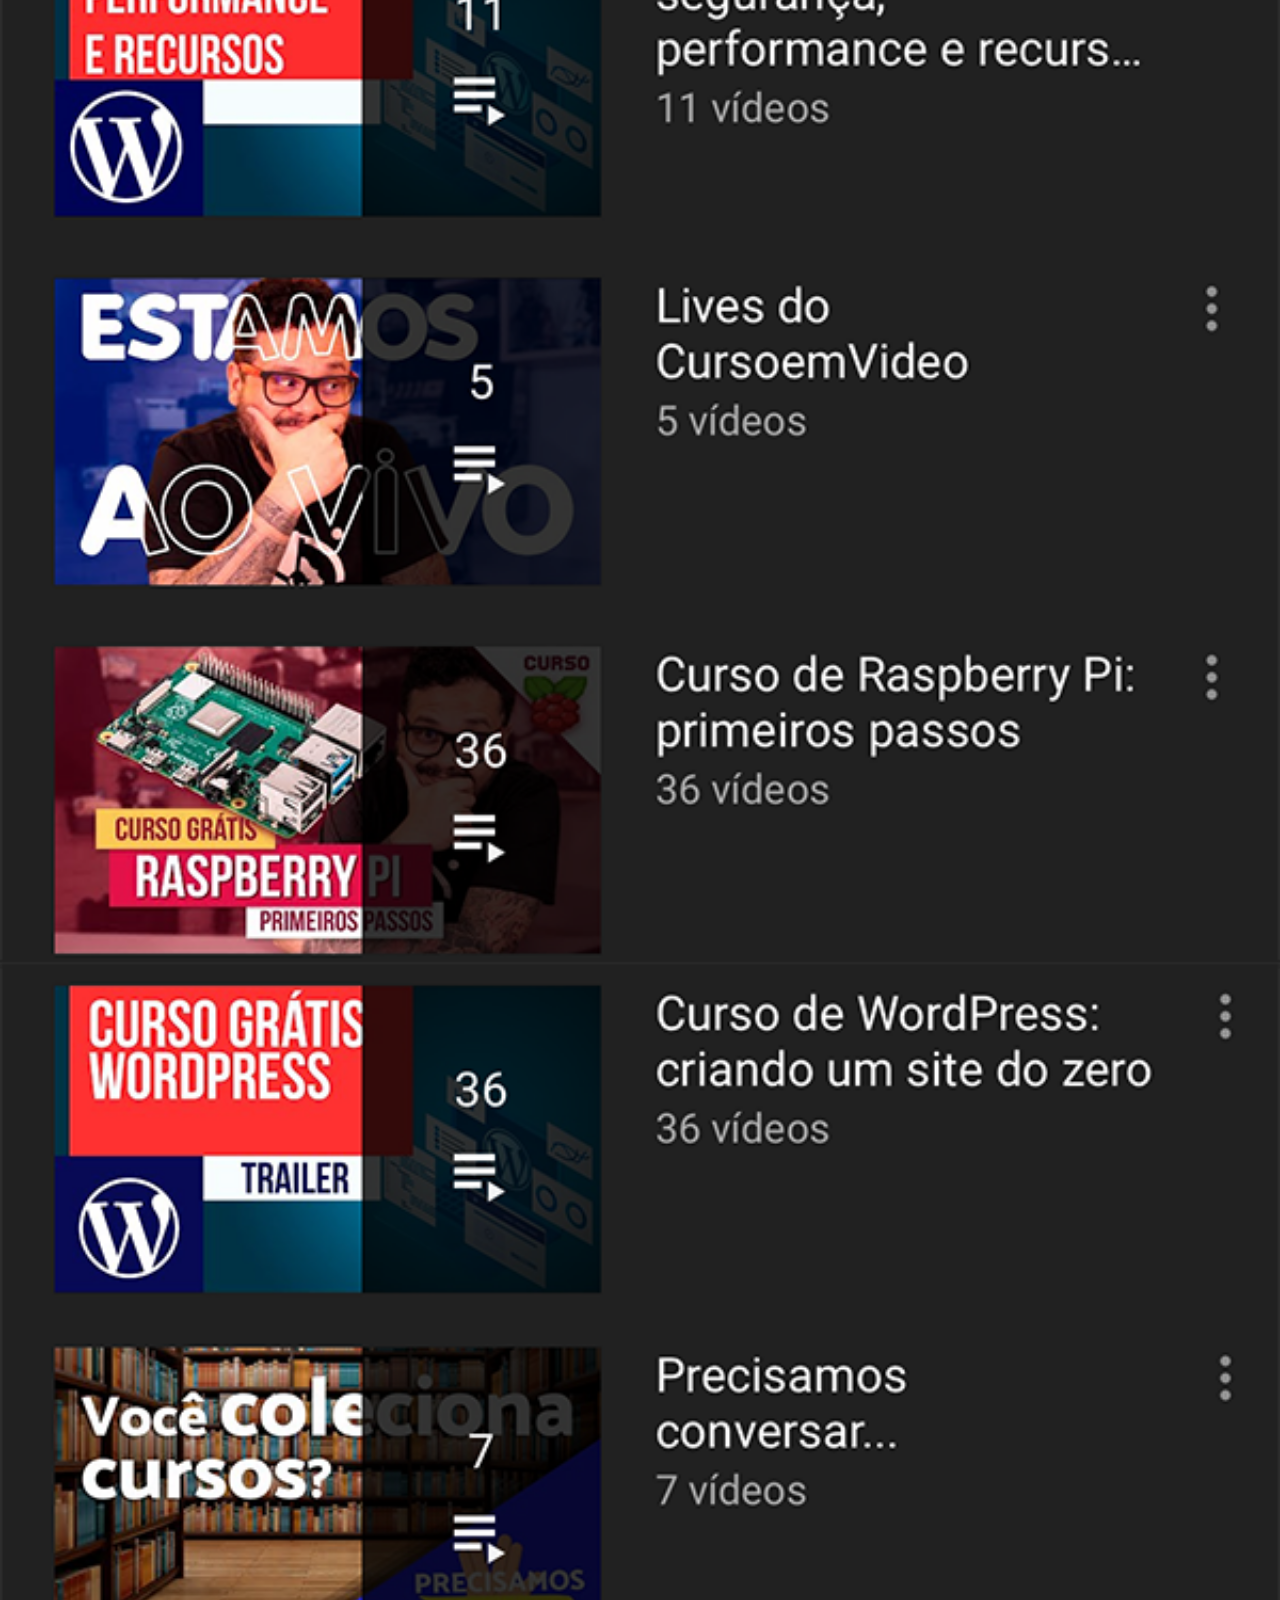
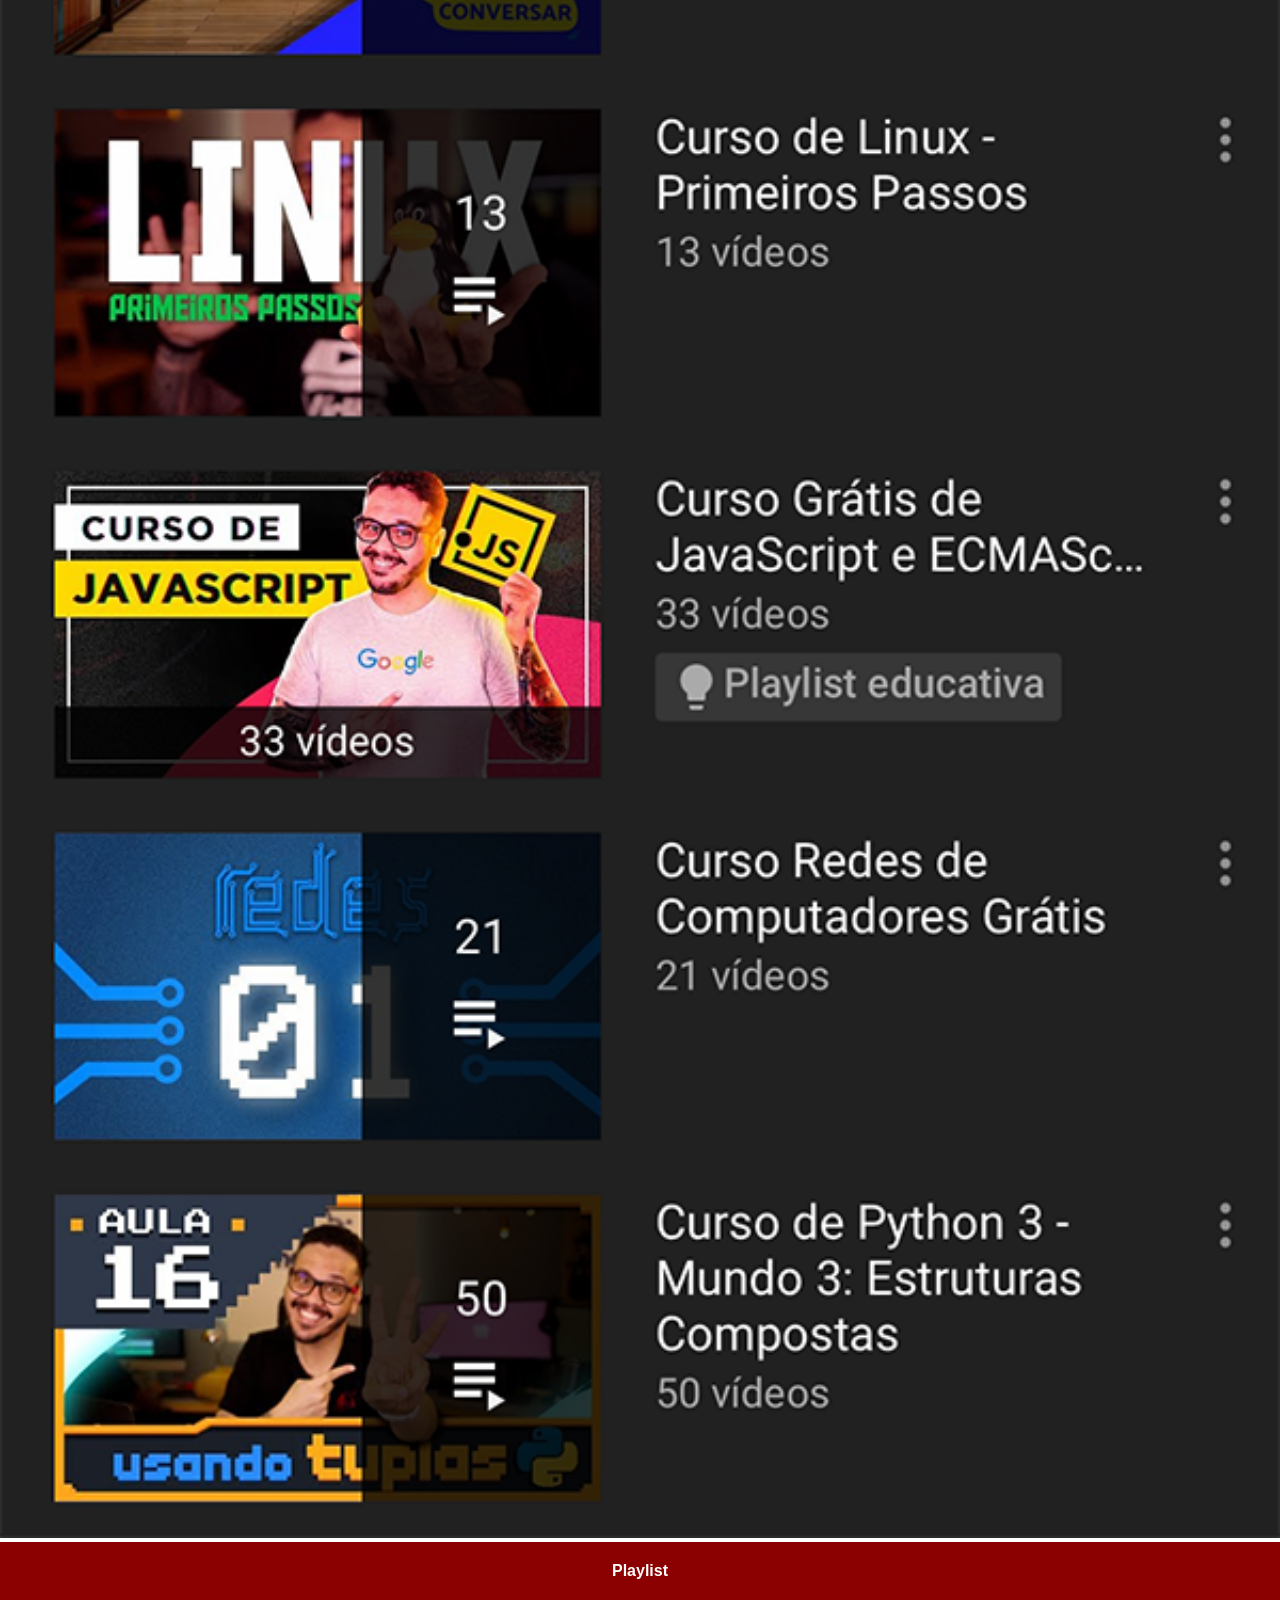
<file: youtube.html>
<!DOCTYPE html>
<html lang="pt-br">
<head>
    <meta charset="UTF-8">
    <meta name="viewport" content="width=device-width, initial-scale=1.0">
    <title>youtube</title>
   <link rel="stylesheet" href="estilos/social.css">
</head>
<body>
    <img src="imagens/tela-youtube.png" alt="youtube">
    <a href="https://www.youtube.com/@cursoemvideo/playlists" target="_blank">Playlist</a>
</body>
</html>
</file>
<file: estilos/style.css>
@charset "UTF-8";

*{
    margin: 0;
    padding: 0px;
    font-family: Arial, Helvetica, sans-serif;
}
html,body{
    height: 100vh;
    width: 100vw;
    background-color: black;
}
body{
    background: url('../imagens/fundo-madeira.jpg') no-repeat  top center;
    background-size: cover;
    background-attachment: fixed;
}
main{
    height: 100vh;
    position: relative;
    
}
section#telefone{
    position: absolute;
    top: 50%;
    left: 50%;
    transform: translate(-50%,-50%);

    height: 627px;
    width: 311px;
    background:url('../imagens/frame-iphone.png') no-repeat;

}
iframe#tela{
    position: relative;
    top: 80px;
    left: 21px;
    width: 267px;
    height: 468px;
}
#redes-sociais{
    text-align: right ;
}

#redes-sociais ,img {
    width: 50px;
    margin: 10px;
    border-radius: 50%;
    box-shadow: 2px 2px 5px rgba(0, 0, 0, 0.421);
    box-sizing: border-box;
}
#redes-sociais, img:hover{
    border: 2px solid rgba(255, 255, 255, 0.67);
    transform:translate(-1.5px, -1.5px);
    box-shadow: 5px 5px 10px rgba(0, 0, 0, 0.555);
    transition: transform .5s,border .7s;
}
</file>
<file: estilos/social.css>
@charset "UTF-8";
  
  *{
           margin: 0px;
           padding: 0px;
           font-family: Arial, Helvetica, sans-serif;
        }
        ::-webkit-scrollbar{
            width: 0px;
            height: 0px;
        }
        img{
            width: 100vw;
        }
        a{
          display: block;
          background-color: darkred;
          padding: 20px;
          text-align: center;
          font-weight: bolder;
          text-decoration: none;
          color: white;
        }
        a:hover{
            background-color: red;
        }
</file>
